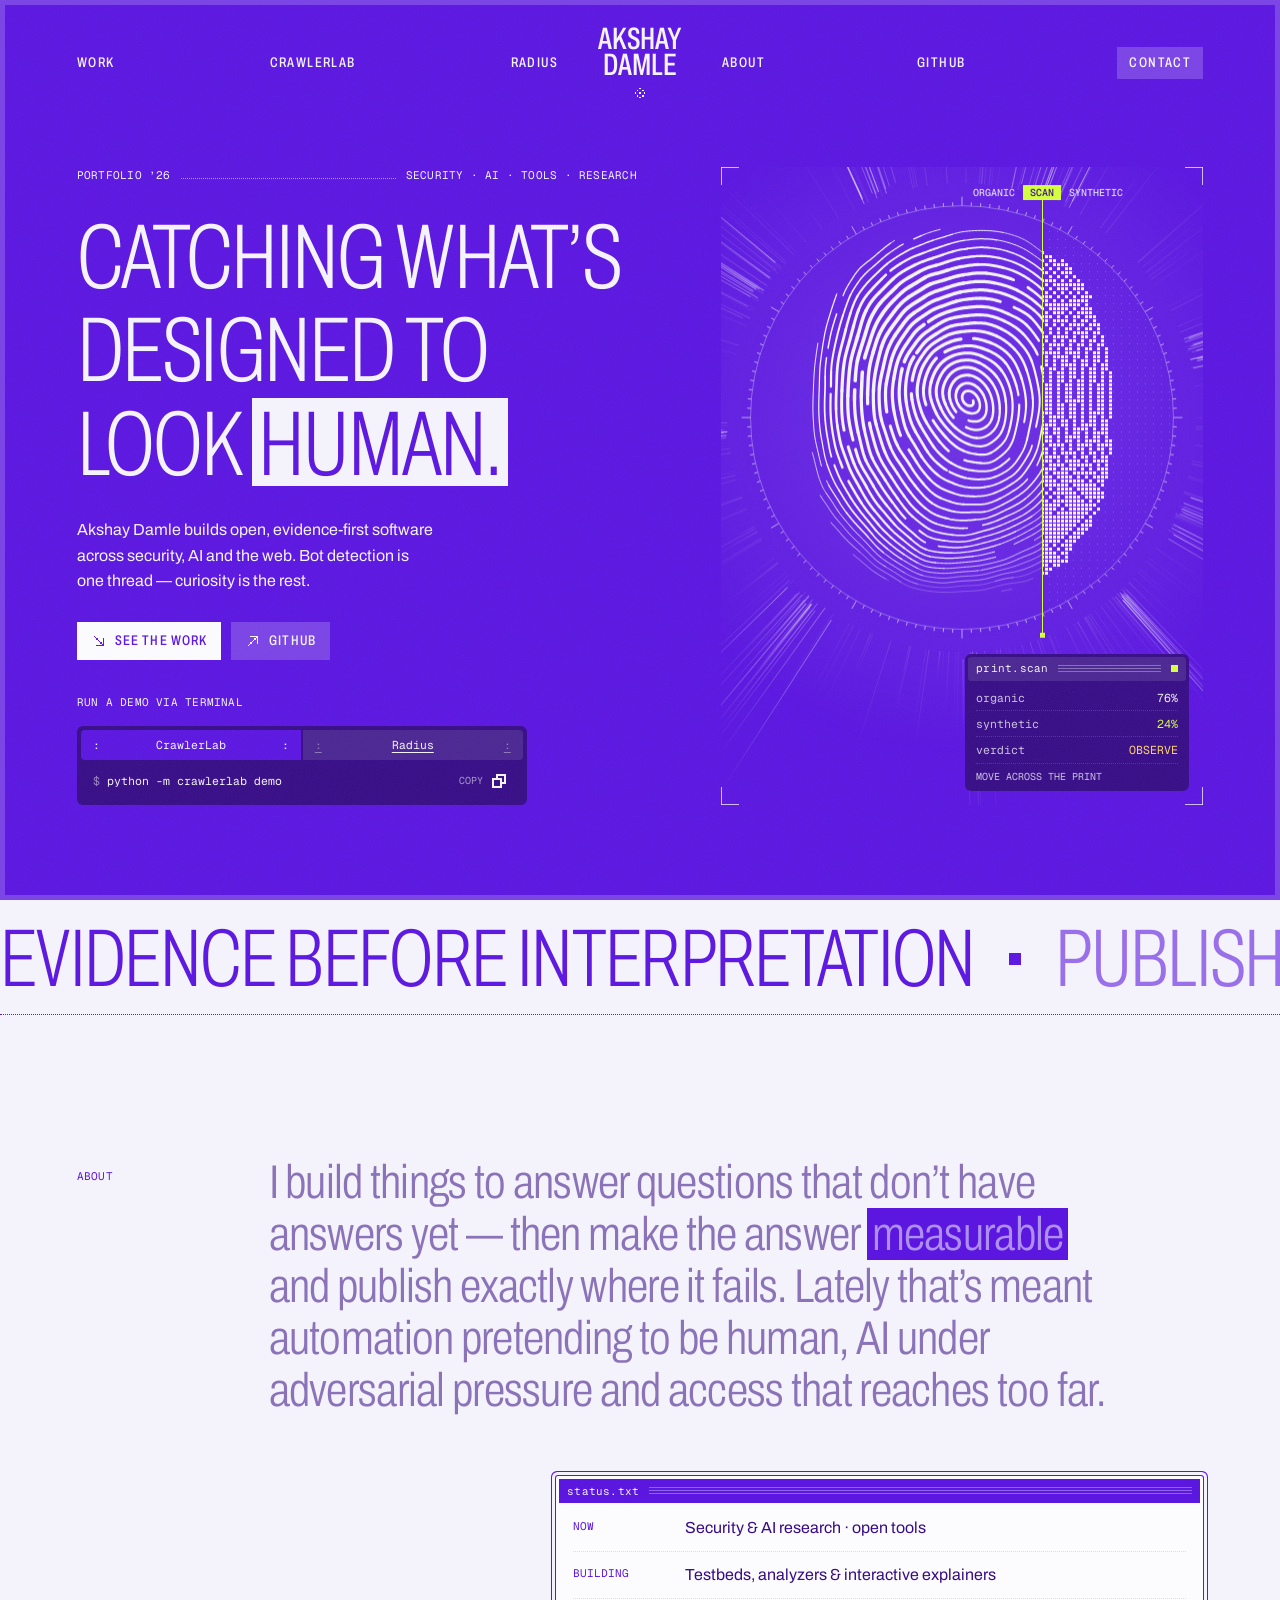
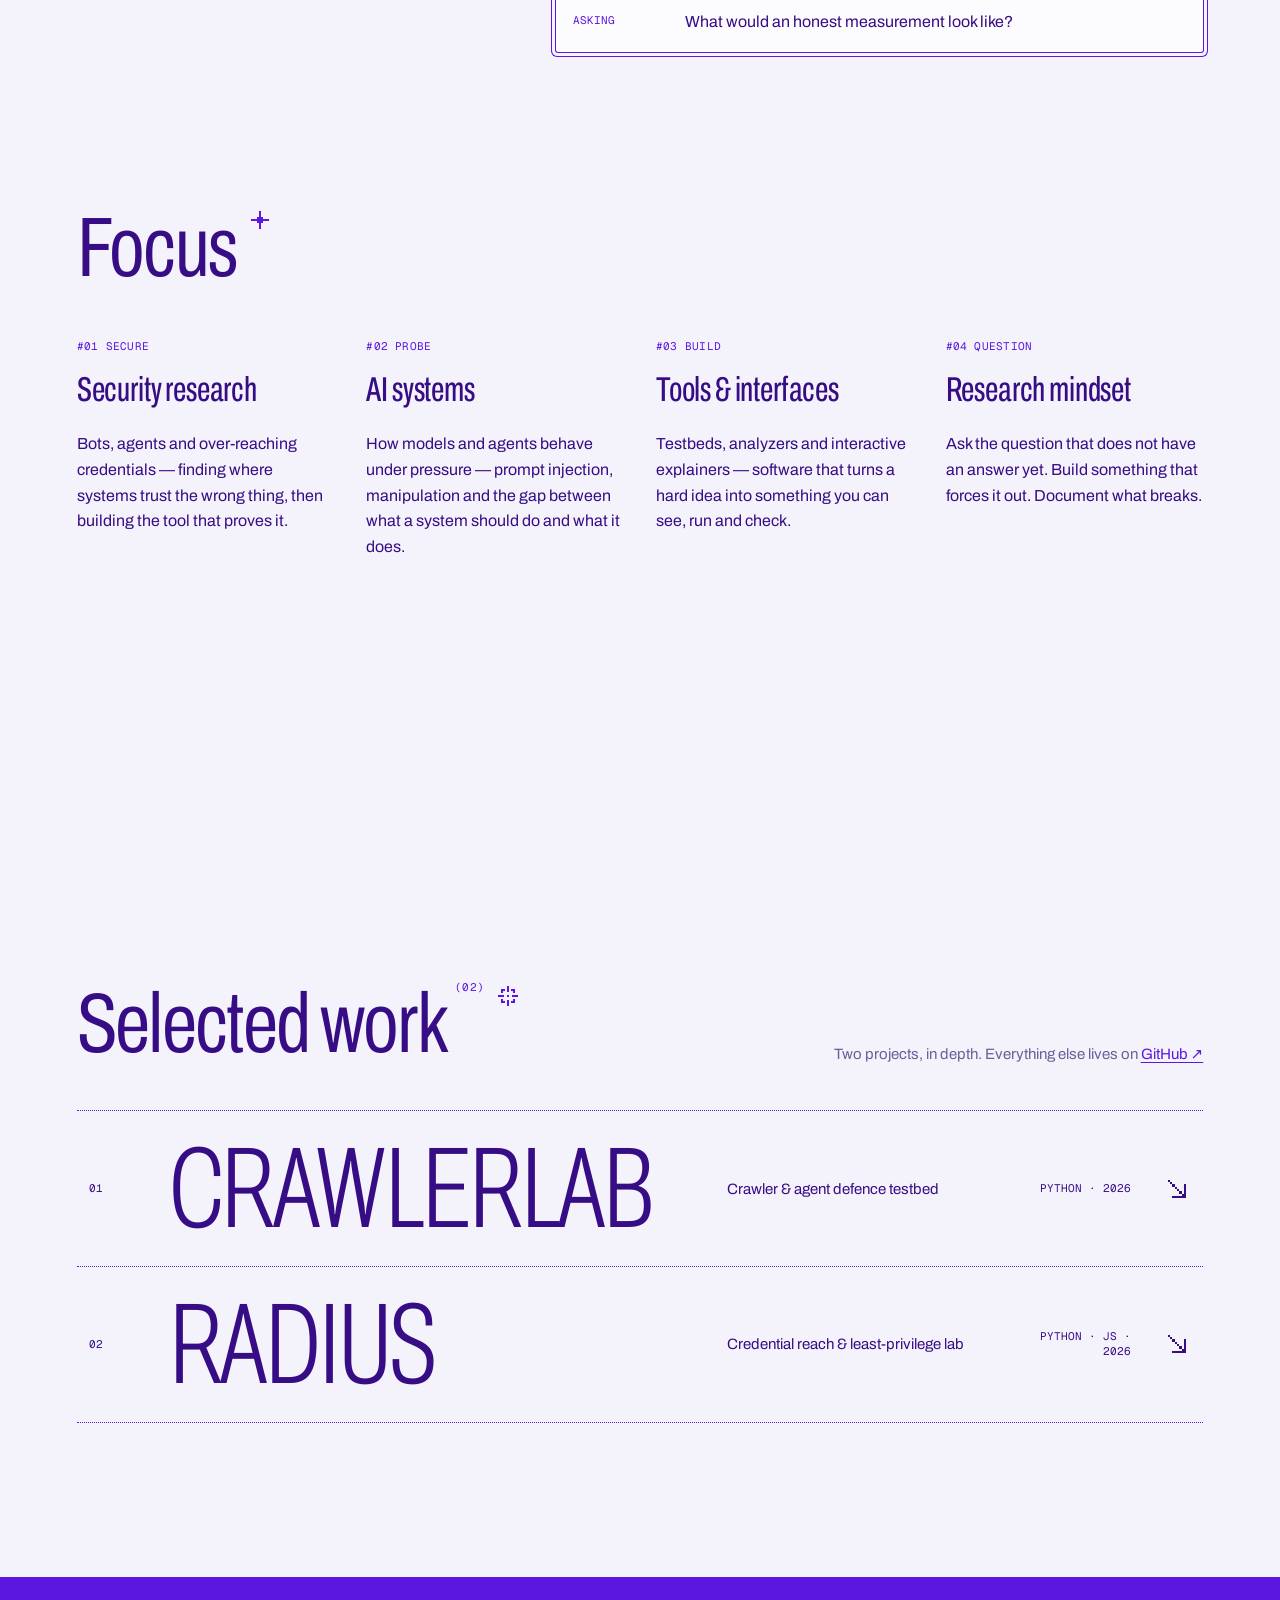
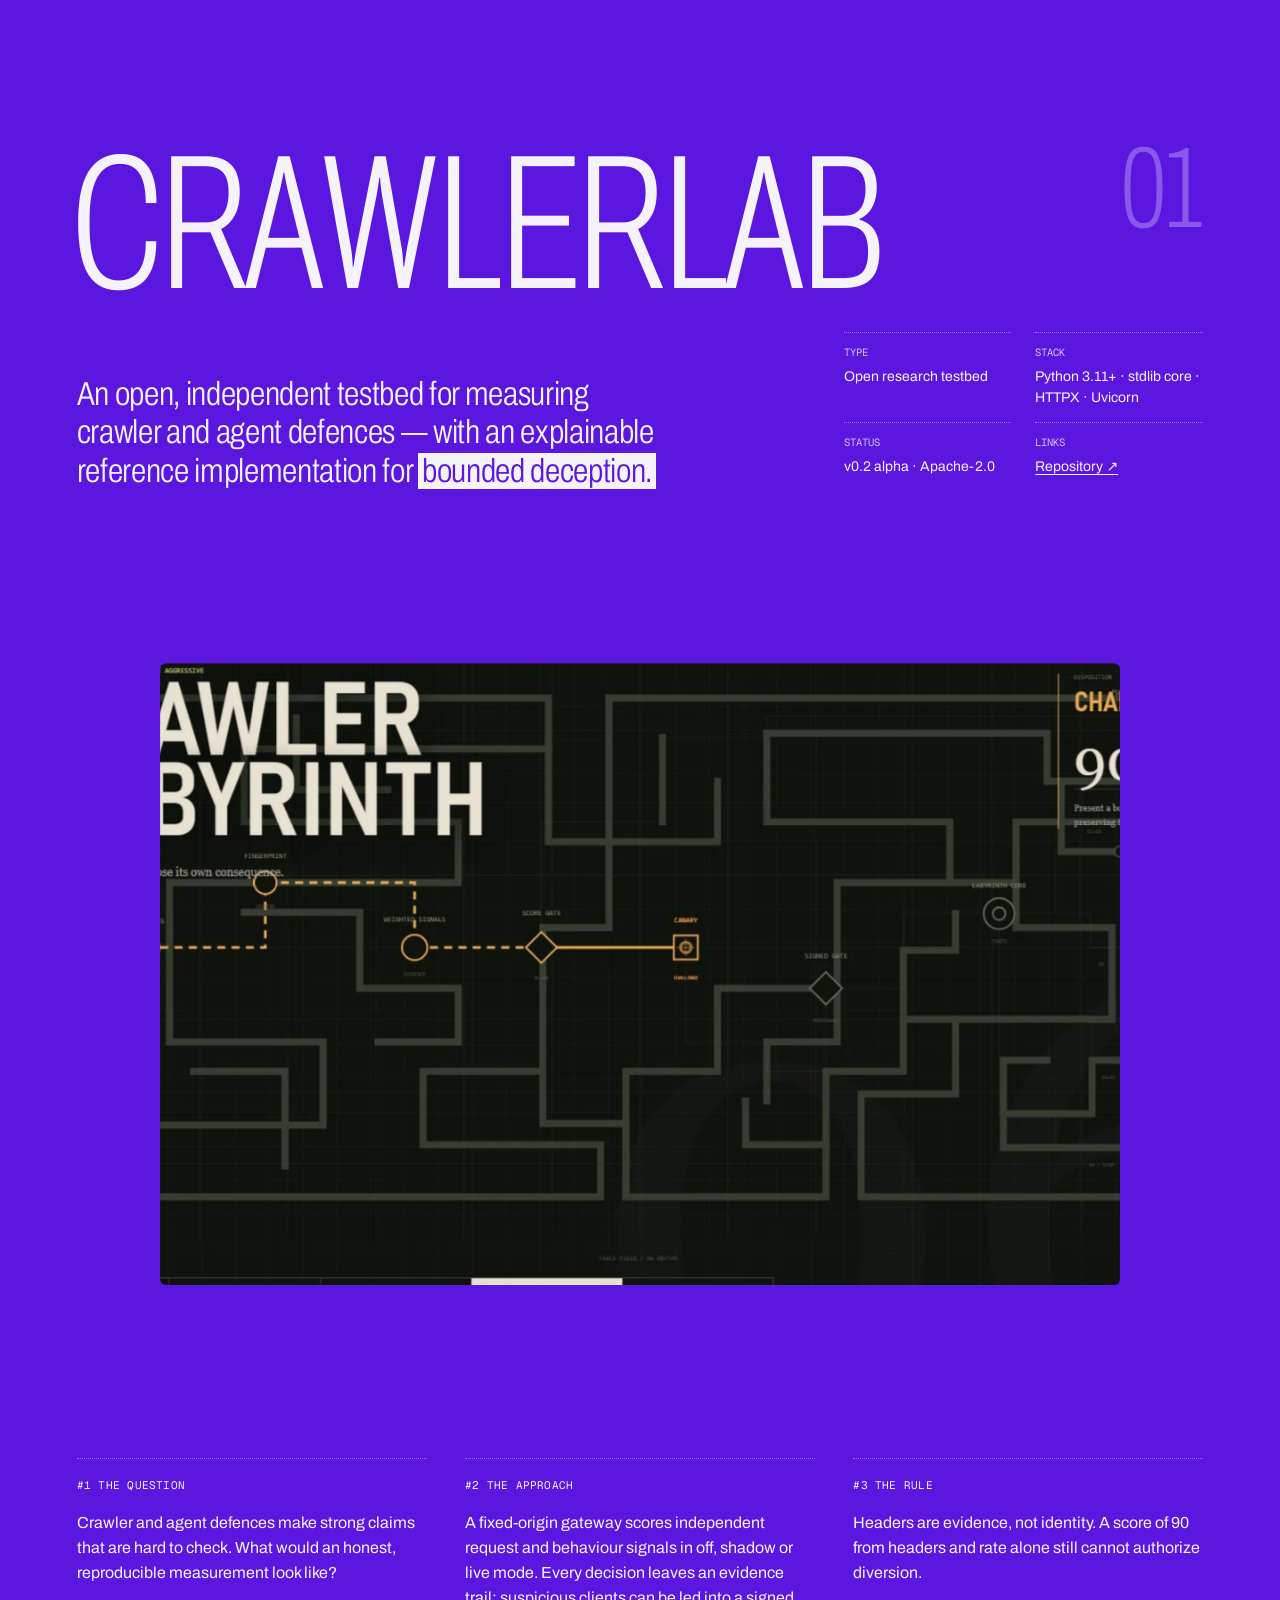
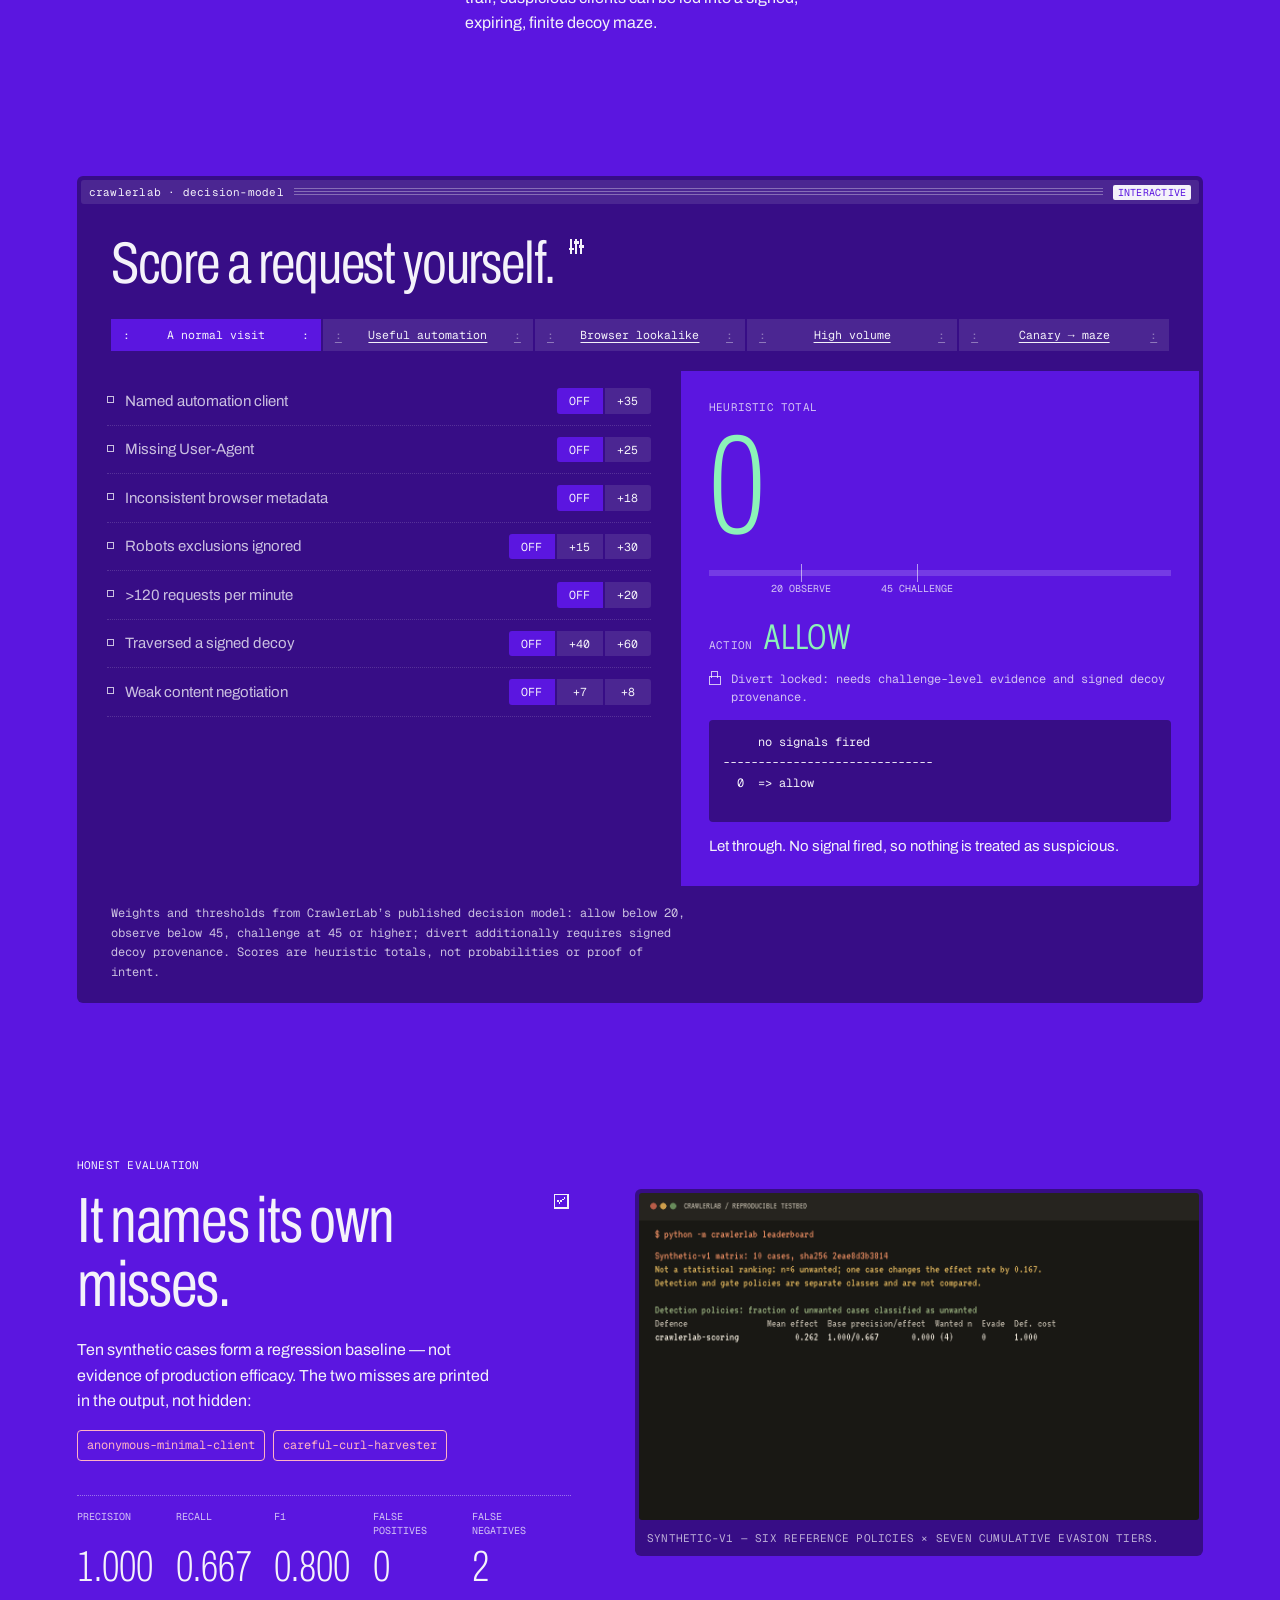
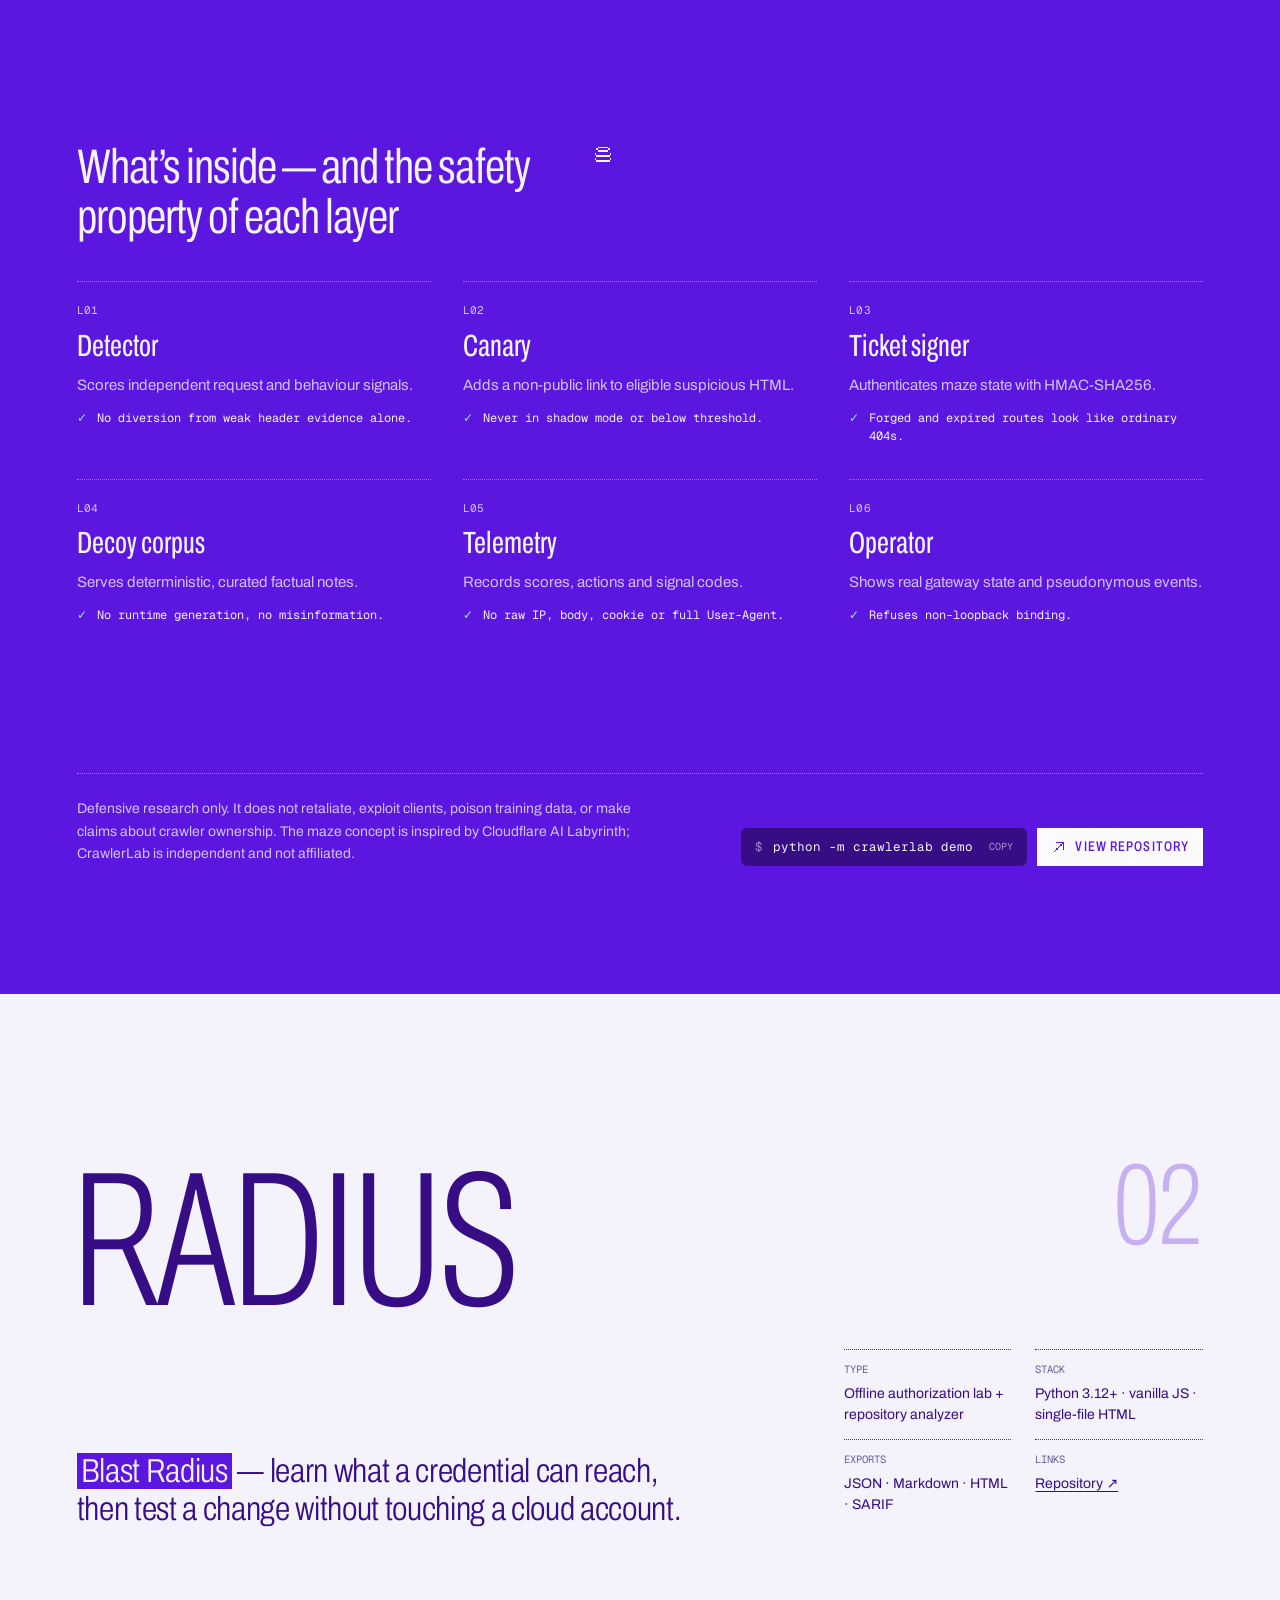
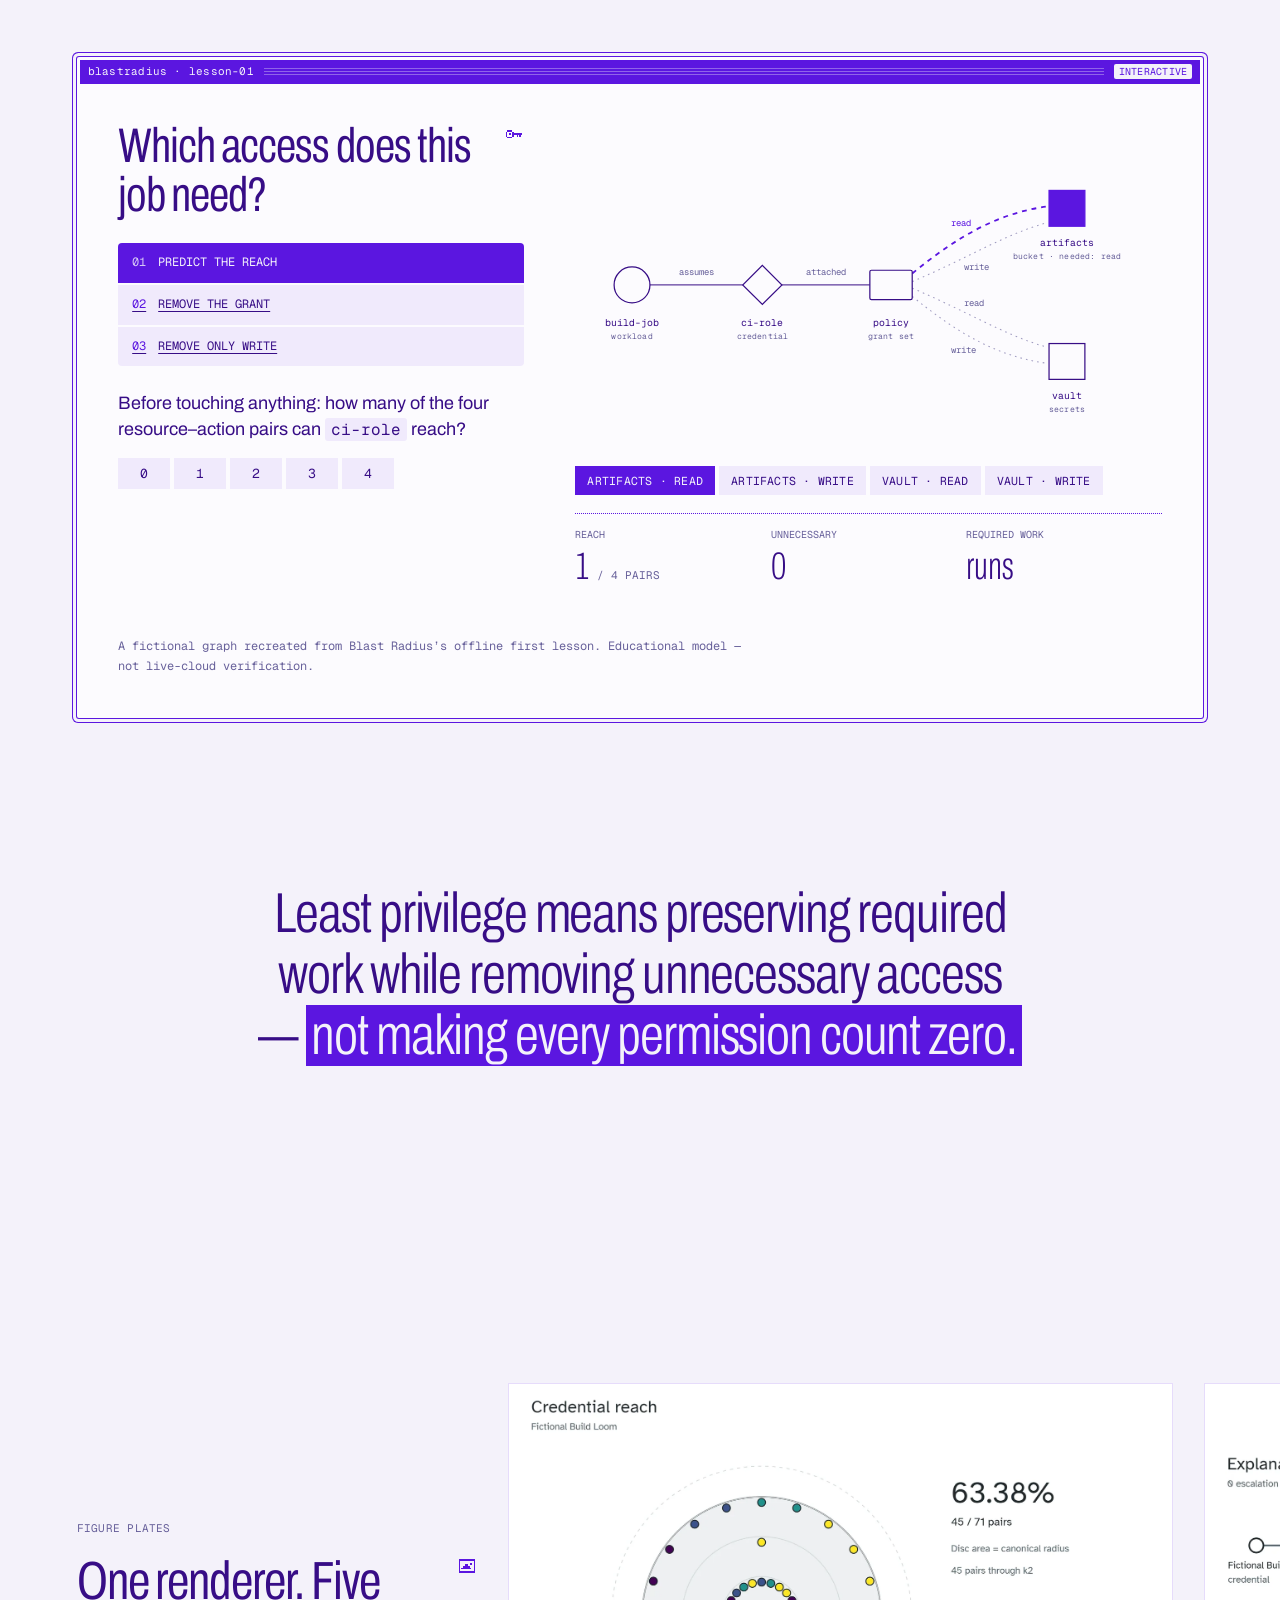
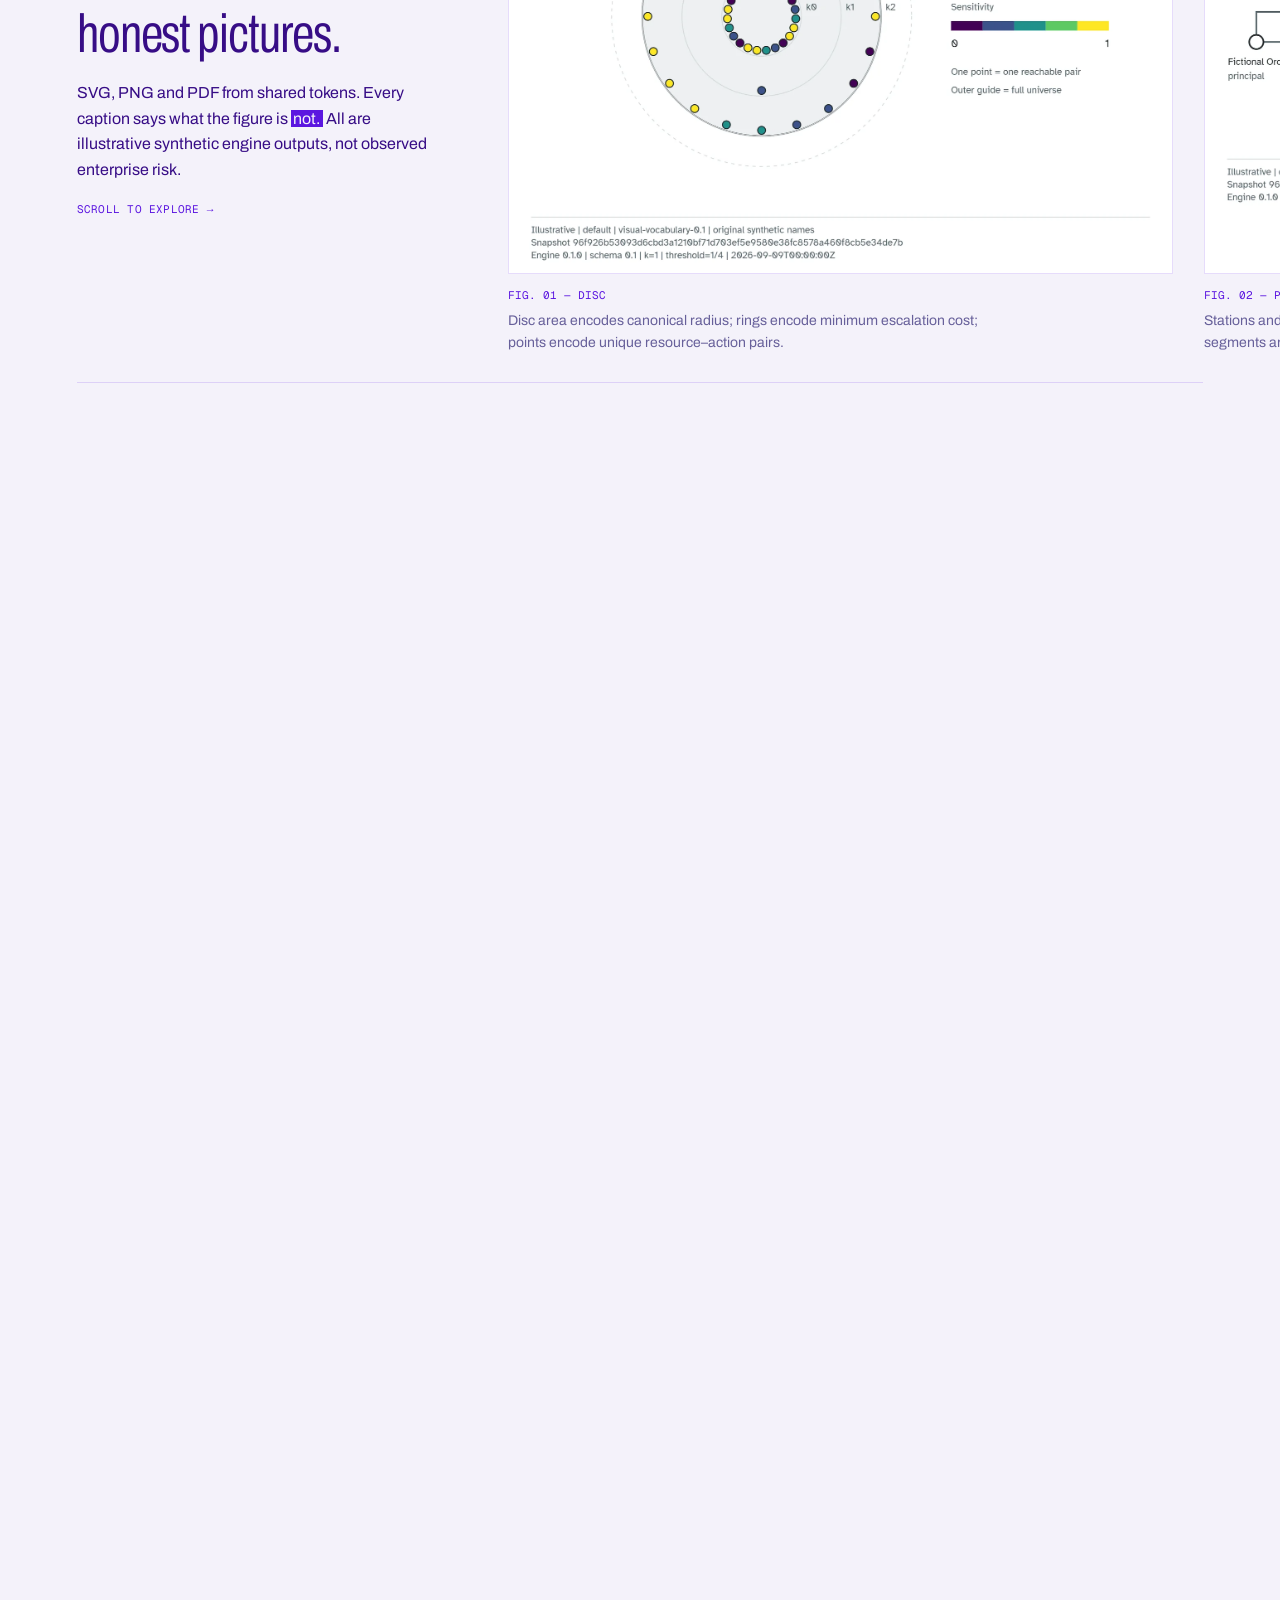
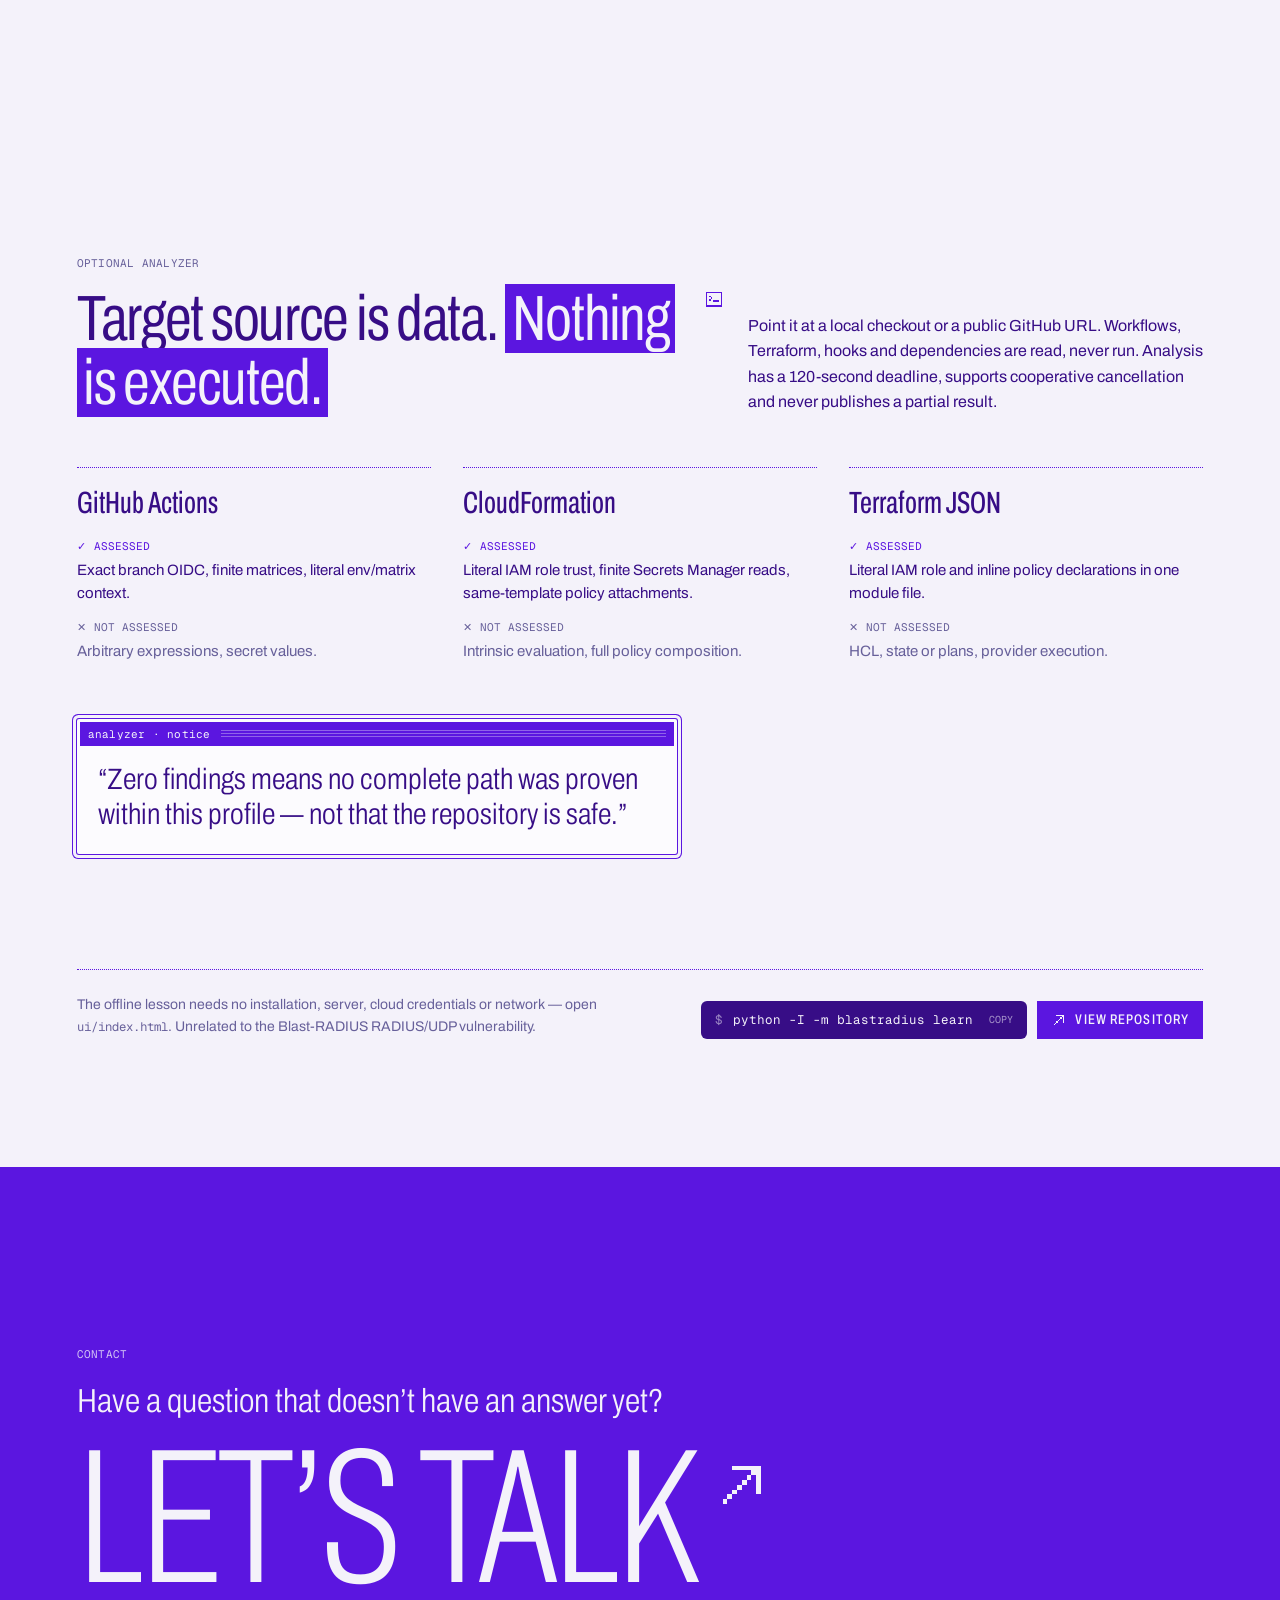
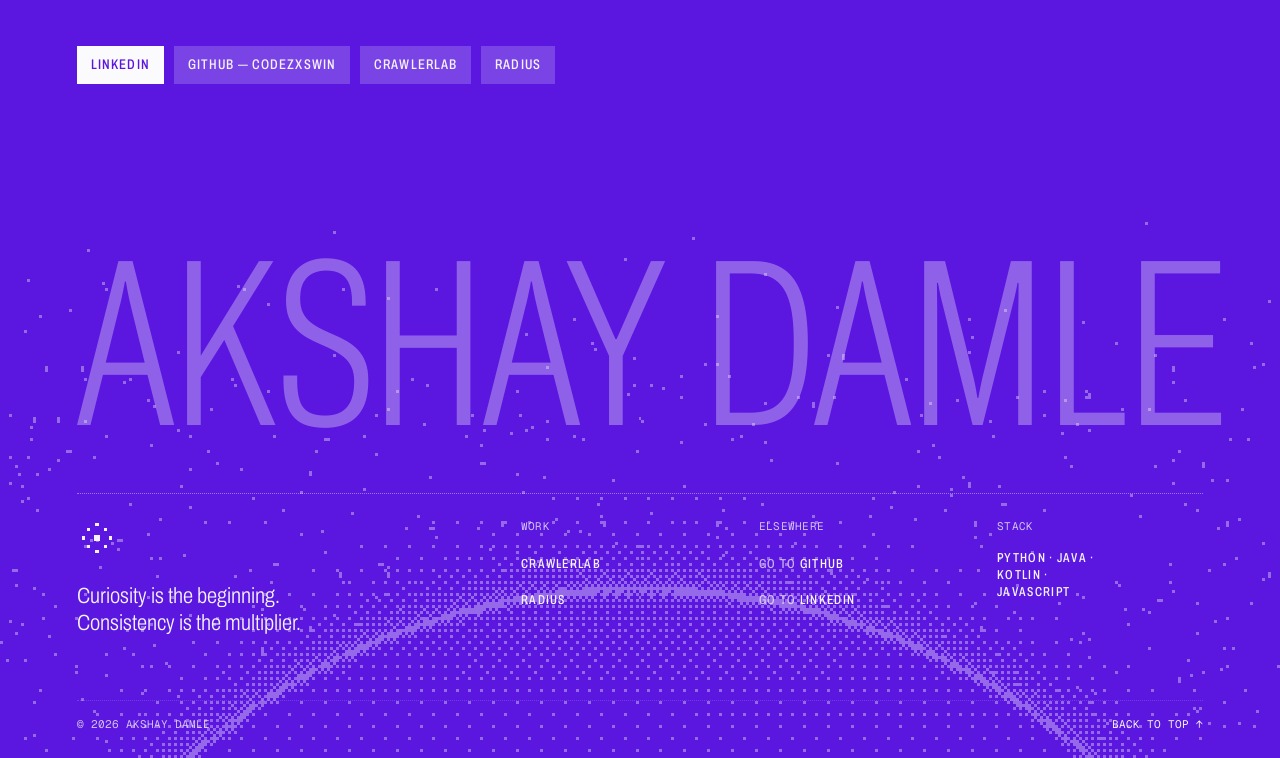
<file: index.html>
<!doctype html>
<html lang="en">
<head>
  <meta charset="utf-8">
  <meta name="viewport" content="width=device-width, initial-scale=1">
  <title>Akshay Damle — Security, AI &amp; open tools</title>
  <meta name="description" content="Akshay Damle builds open, evidence-first software across security, AI and the web — testbeds, analyzers and interactive explainers. Featured: CrawlerLab and Blast Radius.">
  <meta name="theme-color" content="#5b16e0">
  <meta property="og:type" content="website">
  <meta property="og:title" content="Akshay Damle — Catching what's designed to look human">
  <meta property="og:description" content="Open, evidence-first software across security, AI and the web.">
  <meta property="og:image" content="assets/img/crawlerlab-labyrinth.webp">
  <link rel="icon" href="data:image/svg+xml,%3Csvg xmlns='http://www.w3.org/2000/svg' viewBox='0 0 24 24'%3E%3Crect width='24' height='24' fill='%235b16e0'/%3E%3Cpath fill='%23d4ff3d' d='M11 3h2v2h-2zM11 19h2v2h-2zM3 11h2v2H3zM19 11h2v2h-2zM6 6h2v2H6zM16 6h2v2h-2zM6 16h2v2H6zM16 16h2v2h-2zM10 10h4v4h-4z'/%3E%3C/svg%3E">
  <link rel="stylesheet" href="assets/css/fonts.css">
  <link rel="stylesheet" href="assets/css/style.css?v=20261013">
  <script>
    document.documentElement.classList.add('js');
    (function () {
      var p = new URLSearchParams(location.search).get('palette');
      if (p && /^[a-z]+$/.test(p)) document.documentElement.setAttribute('data-palette', p);
    })();
    setTimeout(function () { if (!window.__booted) document.documentElement.classList.add('no-motion'); }, 2500);
  </script>
  <script defer src="assets/vendor/gsap.min.js"></script>
  <script defer src="assets/vendor/ScrollTrigger.min.js"></script>
  <script defer src="assets/vendor/lenis.min.js"></script>
  <script defer src="assets/js/print.js?v=20261002"></script>
  <script defer src="assets/js/dither.js?v=20261002"></script>
  <script defer src="assets/js/labs.js?v=20261013"></script>
  <script defer src="assets/js/main.js?v=20261013"></script>
</head>
<body>
  <a class="skip" href="#work">Skip to work</a>

  <!-- Pixel icon set (24 × 24 grid, 2-unit pixels) -->
  <svg class="sprite" aria-hidden="true" focusable="false">
    <symbol id="px-mark" viewBox="0 0 24 24"><path d="M11 3h2v2h-2zM11 19h2v2h-2zM3 11h2v2H3zM19 11h2v2h-2zM6 6h2v2H6zM16 6h2v2h-2zM6 16h2v2H6zM16 16h2v2h-2zM10 10h4v4h-4z"/></symbol>
    <symbol id="px-spark" viewBox="0 0 24 24"><path d="M11 3h2v4h-2zM11 17h2v4h-2zM3 11h4v2H3zM17 11h4v2h-4zM11 7h2v10h-2zM7 11h10v2H7zM9 9h2v2H9zM13 9h2v2h-2zM9 13h2v2H9zM13 13h2v2h-2z"/></symbol>
    <symbol id="px-target" viewBox="0 0 24 24"><path d="M11 2h2v6h-2zM11 16h2v6h-2zM2 11h6v2H2zM16 11h6v2h-6zM11 11h2v2h-2zM5 5h4v2H5zM5 7h2v2H5zM15 5h4v2h-4zM17 7h2v2h-2zM5 17h4v2H5zM5 15h2v2H5zM15 17h4v2h-4zM17 15h2v2h-2z"/></symbol>
    <symbol id="px-sliders" viewBox="0 0 24 24"><path d="M5 3h2v18H5zM11 3h2v18h-2zM17 3h2v18h-2zM3 14h6v3H3zM9 6h6v3H9zM15 11h6v3h-6z"/></symbol>
    <symbol id="px-check" viewBox="0 0 24 24"><path d="M3 3h18v2H3zM3 19h18v2H3zM3 5h2v14H3zM19 5h2v14h-2zM7 11h2v2H7zM9 13h2v2H9zM11 11h2v2h-2zM13 9h2v2h-2zM15 7h2v2h-2z"/></symbol>
    <symbol id="px-layers" viewBox="0 0 24 24"><path d="M6 3h12v2H6zM4 5h2v2H4zM18 5h2v2h-2zM6 7h12v2H6zM2 11h2v2H2zM20 11h2v2h-2zM4 13h16v2H4zM2 17h2v2H2zM20 17h2v2h-2zM4 19h16v2H4z"/></symbol>
    <symbol id="px-key" viewBox="0 0 24 24"><path d="M4 7h6v2H4zM2 9h2v6H2zM10 9h2v6h-2zM4 15h6v2H4zM6 11h2v2H6zM12 11h10v2H12zM18 13h2v3h-2zM15 13h2v2h-2z"/></symbol>
    <symbol id="px-frame" viewBox="0 0 24 24"><path d="M2 4h20v2H2zM2 18h20v2H2zM2 6h2v12H2zM20 6h2v12h-2zM15 8h3v3h-3zM5 14h12v2H5zM7 12h8v2H7zM9 10h4v2H9z"/></symbol>
    <symbol id="px-term" viewBox="0 0 24 24"><path d="M2 3h20v2H2zM2 19h20v2H2zM2 5h2v14H2zM20 5h2v14h-2zM6 8h2v2H6zM8 10h2v2H8zM6 12h2v2H6zM11 13h7v2h-7z"/></symbol>
    <symbol id="px-arrow" viewBox="0 0 24 24"><path d="M8 4h12v2H8zM18 6h2v10h-2zM16 6h2v2h-2zM14 8h2v2h-2zM12 10h2v2h-2zM10 12h2v2h-2zM8 14h2v2H8zM6 16h2v2H6zM4 18h2v2H4z"/></symbol>
    <symbol id="px-arrow-down" viewBox="0 0 24 24"><path d="M8 18h12v2H8zM18 8h2v10h-2zM16 16h2v2h-2zM14 14h2v2h-2zM12 12h2v2h-2zM10 10h2v2h-2zM8 8h2v2H8zM6 6h2v2H6zM4 4h2v2H4z"/></symbol>
    <symbol id="px-copy" viewBox="0 0 24 24"><path d="M8 2h14v2H8zM20 4h2v12h-2zM16 14h4v2h-4zM8 4h2v4H8zM2 8h14v2H2zM2 20h14v2H2zM2 10h2v10H2zM14 10h2v10h-2z"/></symbol>
  </svg>

  <div class="frame" aria-hidden="true"></div>
  <div class="grain" aria-hidden="true"></div>
  <div class="cursor" aria-hidden="true"><span class="cursor__label"></span></div>
  <figure class="preview" aria-hidden="true"><img alt="" src="assets/img/crawlerlab-labyrinth.webp" loading="lazy" decoding="async"></figure>

  <header class="nav" data-nav>
    <nav class="nav__side" aria-label="Projects">
      <a href="#work">Work</a>
      <a href="#crawlerlab">CrawlerLab</a>
      <a href="#radius">Radius</a>
    </nav>
    <a class="nav__brand" href="#top" aria-label="Akshay Damle, back to top">
      <svg class="nav__mark" aria-hidden="true" focusable="false"><use href="#px-mark"/></svg>
      <span class="nav__name"><span>Akshay</span> <span>Damle</span></span>
    </a>
    <div class="nav__side nav__side--end">
      <a href="#manifesto">About</a>
      <a class="nav__ext" href="https://github.com/codezxsWIN" target="_blank" rel="noopener noreferrer">GitHub</a>
      <a class="btn btn--nav" href="#contact">Contact</a>
    </div>
  </header>

  <main id="top">
    <!-- HERO -->
    <section class="hero t-primary" aria-labelledby="hero-title">
      <div class="wrap hero__grid">
        <div class="hero__copy">
          <p class="label kicker" data-hero-fade><span>Portfolio ’26</span><i aria-hidden="true"></i><span>Security · AI · Tools · Research</span></p>
          <h1 class="hero__title" id="hero-title">
            <span class="line"><span>Catching what’s</span></span>
            <span class="line"><span>designed to</span></span>
            <span class="line"><span>look <em>human.</em></span></span>
          </h1>
          <p class="hero__intro" data-hero-fade>Akshay Damle builds open, evidence-first software across security, AI and the web. Bot detection is one thread — curiosity is the rest.</p>
          <div class="hero__actions" data-hero-fade>
            <a class="btn" href="#work"><svg class="px" aria-hidden="true" focusable="false"><use href="#px-arrow-down"/></svg>See the work</a>
            <a class="btn btn--alt" href="https://github.com/codezxsWIN" target="_blank" rel="noopener noreferrer"><svg class="px" aria-hidden="true" focusable="false"><use href="#px-arrow"/></svg>GitHub</a>
          </div>
          <div class="install" data-hero-fade>
            <p class="label" id="try-label">Run a demo via terminal</p>
            <div class="term" data-tabs>
              <div class="term__tabs" role="tablist" aria-labelledby="try-label">
                <button type="button" role="tab" id="tab-cl" aria-controls="panel-cl" aria-selected="true"><span aria-hidden="true">:</span>CrawlerLab<span aria-hidden="true">:</span></button>
                <button type="button" role="tab" id="tab-br" aria-controls="panel-br" aria-selected="false" tabindex="-1"><span aria-hidden="true">:</span>Radius<span aria-hidden="true">:</span></button>
              </div>
              <div class="term__panel" role="tabpanel" id="panel-cl" aria-labelledby="tab-cl">
                <code>python -m crawlerlab demo</code>
                <button class="term__copy" type="button" data-copy="python -m crawlerlab demo" aria-label="Copy command: python -m crawlerlab demo"><span class="term__state" data-copy-state aria-live="polite">copy</span><svg class="px" aria-hidden="true" focusable="false"><use href="#px-copy"/></svg></button>
              </div>
              <div class="term__panel" role="tabpanel" id="panel-br" aria-labelledby="tab-br" hidden>
                <code>python -I -m blastradius learn</code>
                <button class="term__copy" type="button" data-copy="python -I -m blastradius learn" aria-label="Copy command: python -I -m blastradius learn"><span class="term__state" data-copy-state aria-live="polite">copy</span><svg class="px" aria-hidden="true" focusable="false"><use href="#px-copy"/></svg></button>
              </div>
            </div>
          </div>
        </div>

        <figure class="hero__art" data-hero-fade>
          <canvas class="hero__print" data-print aria-hidden="true"></canvas>
          <aside class="win win--readout" data-keep-clear aria-label="Print scan readout">
            <p class="win__bar"><span>print.scan</span><i aria-hidden="true"></i><span class="pulse" aria-hidden="true"></span></p>
            <dl class="readout">
              <div><dt>organic</dt><dd data-organic>50%</dd></div>
              <div><dt>synthetic</dt><dd data-synthetic>50%</dd></div>
              <div><dt>verdict</dt><dd data-verdict data-state="challenge">challenge</dd></div>
            </dl>
            <p class="readout__hint"><span class="hint--fine">Move across the print</span><span class="hint--touch">Tap across the print</span></p>
          </aside>
          <figcaption class="sr-only">An engraved fingerprint inside a burst of light. Past a moving scan line the same print turns into a dot-matrix imitation — designed to look human.</figcaption>
        </figure>
      </div>
    </section>

    <!-- MANIFESTO -->
    <section class="manifesto t-paper" id="manifesto" aria-label="Principles">
      <div class="marquee" aria-hidden="true">
        <div class="marquee__track">
          <span>Evidence before interpretation</span><i></i><span class="o">Publish the misses</span><i></i><span>Curiosity, then consistency</span><i></i><span class="o">Least privilege ≠ zero privilege</span><i></i>
          <span>Evidence before interpretation</span><i></i><span class="o">Publish the misses</span><i></i><span>Curiosity, then consistency</span><i></i><span class="o">Least privilege ≠ zero privilege</span><i></i>
        </div>
      </div>

      <div class="wrap">
        <div class="about">
          <p class="label about__label">About</p>
          <p class="about__text" data-words>I build things to answer questions that don’t have answers yet — then make the answer <em>measurable</em> and publish exactly where it fails. Lately that’s meant automation pretending to be human, AI under adversarial pressure and access that reaches too far.</p>
          <div class="win win--status" data-reveal>
            <p class="win__bar"><span>status.txt</span><i aria-hidden="true"></i></p>
            <dl class="status" aria-label="Current status">
              <div><dt>Now</dt><dd>Security &amp; AI research · open tools</dd></div>
              <div><dt>Building</dt><dd>Testbeds, analyzers &amp; interactive explainers</dd></div>
              <div><dt>Asking</dt><dd>What would an honest measurement look like?</dd></div>
            </dl>
          </div>
        </div>

        <div class="sect-head">
          <h2 class="h2" id="focus-title">Focus</h2>
          <svg class="px sect-head__icon" aria-hidden="true" focusable="false"><use href="#px-spark"/></svg>
        </div>
        <ol class="focus" aria-labelledby="focus-title">
          <li data-reveal>
            <div class="focus__head"><span class="focus__n label">#01 Secure</span><h3>Security research</h3></div>
            <p>Bots, agents and over-reaching credentials — finding where systems trust the wrong thing, then building the tool that proves it.</p>
            <figure class="focus__art"><canvas data-dither="fingerprint" aria-hidden="true"></canvas></figure>
          </li>
          <li data-reveal>
            <div class="focus__head"><span class="focus__n label">#02 Probe</span><h3>AI systems</h3></div>
            <p>How models and agents behave under pressure — prompt injection, manipulation and the gap between what a system should do and what it does.</p>
            <figure class="focus__art"><canvas data-dither="orb" aria-hidden="true"></canvas></figure>
          </li>
          <li data-reveal>
            <div class="focus__head"><span class="focus__n label">#03 Build</span><h3>Tools &amp; interfaces</h3></div>
            <p>Testbeds, analyzers and interactive explainers — software that turns a hard idea into something you can see, run and check.</p>
            <figure class="focus__art"><canvas data-dither="waves" aria-hidden="true"></canvas></figure>
          </li>
          <li data-reveal>
            <div class="focus__head"><span class="focus__n label">#04 Question</span><h3>Research mindset</h3></div>
            <p>Ask the question that does not have an answer yet. Build something that forces it out. Document what breaks.</p>
            <figure class="focus__art"><canvas data-dither="tunnel" aria-hidden="true"></canvas></figure>
          </li>
        </ol>
      </div>
    </section>

    <!-- WORK INDEX -->
    <section class="work t-paper" id="work" aria-labelledby="work-title">
      <div class="wrap">
        <div class="sect-head">
          <h2 class="h2" id="work-title">Selected work <span class="sect-head__count">(02)</span></h2>
          <svg class="px sect-head__icon" aria-hidden="true" focusable="false"><use href="#px-target"/></svg>
          <p class="work__note">Two projects, in depth. Everything else lives on <a class="link" href="https://github.com/codezxsWIN" target="_blank" rel="noopener noreferrer">GitHub ↗</a></p>
        </div>
        <ul class="index">
          <li>
            <a class="index__row" href="#crawlerlab" data-preview="assets/img/crawlerlab-labyrinth.webp" data-cursor="Open">
              <span class="index__n">01</span>
              <span class="index__name">CrawlerLab</span>
              <span class="index__desc">Crawler &amp; agent defence testbed</span>
              <span class="index__meta">Python · 2026</span>
              <span class="index__arrow" aria-hidden="true"><svg class="px" focusable="false"><use href="#px-arrow-down"/></svg></span>
            </a>
          </li>
          <li>
            <a class="index__row" href="#radius" data-preview="assets/img/radius-disc.webp" data-cursor="Open">
              <span class="index__n">02</span>
              <span class="index__name">Radius</span>
              <span class="index__desc">Credential reach &amp; least-privilege lab</span>
              <span class="index__meta">Python · JS · 2026</span>
              <span class="index__arrow" aria-hidden="true"><svg class="px" focusable="false"><use href="#px-arrow-down"/></svg></span>
            </a>
          </li>
        </ul>
      </div>
    </section>

    <!-- CASE 01 — CRAWLERLAB -->
    <article class="case case--crawler t-primary" id="crawlerlab" aria-labelledby="cl-title">
      <div class="wrap">
        <header class="case__head">
          <span class="case__num" aria-hidden="true" data-n="01"></span>
          <h2 class="case__title" id="cl-title" data-morph>CrawlerLab</h2>
          <p class="case__tagline" data-reveal>An open, independent testbed for measuring crawler and agent defences — with an explainable reference implementation for <em>bounded deception.</em></p>
          <dl class="case__meta" data-reveal>
            <div><dt>Type</dt><dd>Open research testbed</dd></div>
            <div><dt>Stack</dt><dd>Python 3.11+ · stdlib core · HTTPX · Uvicorn</dd></div>
            <div><dt>Status</dt><dd>v0.2 alpha · Apache-2.0</dd></div>
            <div><dt>Links</dt><dd><a class="link" href="https://github.com/codezxsWIN/crawlerlab" target="_blank" rel="noopener noreferrer">Repository ↗</a></dd></div>
          </dl>
        </header>

        <figure class="shot" data-clip>
          <div class="shot__bar" aria-hidden="true"><i></i><i></i><i></i><span>127.0.0.1:8787 — Living Labyrinth operator</span></div>
          <div class="shot__img"><img src="assets/img/crawlerlab-labyrinth.webp" width="1440" height="900" loading="lazy" decoding="async" alt="CrawlerLab Living Labyrinth: an aggressive request travels through the maze to a 90-point challenge and a locked provenance gate."></div>
          <figcaption class="label">The Living Labyrinth — one request traced from gateway to a locked provenance gate.</figcaption>
        </figure>

        <div class="story">
          <div class="story__item" data-reveal><h3 class="label">#1 The question</h3><p>Crawler and agent defences make strong claims that are hard to check. What would an honest, reproducible measurement look like?</p></div>
          <div class="story__item" data-reveal><h3 class="label">#2 The approach</h3><p>A fixed-origin gateway scores independent request and behaviour signals in off, shadow or live mode. Every decision leaves an evidence trail; suspicious clients can be led into a signed, expiring, finite decoy maze.</p></div>
          <div class="story__item" data-reveal><h3 class="label">#3 The rule</h3><p>Headers are evidence, not identity. A score of 90 from headers and rate alone still cannot authorize diversion.</p></div>
        </div>

        <!-- Decision model simulator -->
        <section class="sim" data-sim aria-labelledby="sim-title">
          <p class="win__bar"><span>crawlerlab · decision-model</span><i aria-hidden="true"></i><span class="win__tag">Interactive</span></p>
          <div class="sim__head">
            <div class="sect-head sect-head--sm">
              <h3 class="sim__title" id="sim-title">Score a request yourself.</h3>
              <svg class="px sect-head__icon" aria-hidden="true" focusable="false"><use href="#px-sliders"/></svg>
            </div>
            <div class="sim__presets" role="group" aria-label="Lesson scenarios">
              <button type="button" data-preset="normal" aria-pressed="true"><span aria-hidden="true">:</span>A normal visit<span aria-hidden="true">:</span></button>
              <button type="button" data-preset="useful" aria-pressed="false"><span aria-hidden="true">:</span>Useful automation<span aria-hidden="true">:</span></button>
              <button type="button" data-preset="lookalike" aria-pressed="false"><span aria-hidden="true">:</span>Browser lookalike<span aria-hidden="true">:</span></button>
              <button type="button" data-preset="volume" aria-pressed="false"><span aria-hidden="true">:</span>High volume<span aria-hidden="true">:</span></button>
              <button type="button" data-preset="maze" aria-pressed="false"><span aria-hidden="true">:</span>Canary → maze<span aria-hidden="true">:</span></button>
            </div>
          </div>

          <div class="sim__grid">
            <div class="sim__signals" role="group" aria-label="Request and behaviour signals">
              <div class="sig" data-signal="client"><span class="sig__name">Named automation client</span><span class="sig__levels"><button type="button" data-level="0">off</button><button type="button" data-level="35">+35</button></span></div>
              <div class="sig" data-signal="noua"><span class="sig__name">Missing User-Agent</span><span class="sig__levels"><button type="button" data-level="0">off</button><button type="button" data-level="25">+25</button></span></div>
              <div class="sig" data-signal="meta"><span class="sig__name">Inconsistent browser metadata</span><span class="sig__levels"><button type="button" data-level="0">off</button><button type="button" data-level="18">+18</button></span></div>
              <div class="sig" data-signal="robots"><span class="sig__name">Robots exclusions ignored</span><span class="sig__levels"><button type="button" data-level="0">off</button><button type="button" data-level="15">+15</button><button type="button" data-level="30">+30</button></span></div>
              <div class="sig" data-signal="rate"><span class="sig__name">&gt;120 requests per minute</span><span class="sig__levels"><button type="button" data-level="0">off</button><button type="button" data-level="20">+20</button></span></div>
              <div class="sig" data-signal="decoy"><span class="sig__name">Traversed a signed decoy</span><span class="sig__levels"><button type="button" data-level="0">off</button><button type="button" data-level="40">+40</button><button type="button" data-level="60">+60</button></span></div>
              <div class="sig" data-signal="neg"><span class="sig__name">Weak content negotiation</span><span class="sig__levels"><button type="button" data-level="0">off</button><button type="button" data-level="7">+7</button><button type="button" data-level="8">+8</button></span></div>
            </div>

            <div class="sim__out" data-action-state="allow">
              <p class="label">Heuristic total</p>
              <p class="sim__score" data-score>0</p>
              <div class="meter" aria-hidden="true">
                <div class="meter__fill" data-meter></div>
                <span class="meter__mark" style="--at:20%">20 observe</span>
                <span class="meter__mark" style="--at:45%">45 challenge</span>
              </div>
              <p class="sim__action"><span class="label">Action</span> <strong data-action>allow</strong></p>
              <p class="sim__gate" data-gate>Divert locked — needs challenge-level evidence and signed decoy provenance.</p>
              <pre class="sim__trail" data-trail></pre>
              <p class="sim__note" data-note aria-live="polite">Let through. No signal fired.</p>
            </div>
          </div>
          <p class="fine">Weights and thresholds from CrawlerLab’s published decision model: allow below 20, observe below 45, challenge at 45 or higher; divert additionally requires signed decoy provenance. Scores are heuristic totals, not probabilities or proof of intent.</p>
        </section>

        <!-- Honest evaluation -->
        <section class="eval" aria-labelledby="eval-title">
          <div class="eval__text">
            <p class="label">Honest evaluation</p>
            <div class="sect-head sect-head--sm">
              <h3 class="eval__title" id="eval-title" data-reveal>It names its own misses.</h3>
              <svg class="px sect-head__icon" aria-hidden="true" focusable="false"><use href="#px-check"/></svg>
            </div>
            <p data-reveal>Ten synthetic cases form a regression baseline — not evidence of production efficacy. The two misses are printed in the output, not hidden:</p>
            <p class="eval__miss" data-reveal><code>anonymous-minimal-client</code> <code>careful-curl-harvester</code></p>
            <dl class="stats" data-reveal>
              <div><dt>Precision</dt><dd data-count="1" data-decimals="3">1.000</dd></div>
              <div><dt>Recall</dt><dd data-count="0.667" data-decimals="3">0.667</dd></div>
              <div><dt>F1</dt><dd data-count="0.8" data-decimals="3">0.800</dd></div>
              <div><dt>False positives</dt><dd data-count="0">0</dd></div>
              <div><dt>False negatives</dt><dd data-count="2">2</dd></div>
            </dl>
          </div>
          <figure class="term-shot" data-reveal>
            <img src="assets/img/crawlerlab-matrix.gif" width="1200" height="700" loading="lazy" decoding="async" alt="Animated terminal showing the synthetic-v1 detection and gate matrices with sample-size caveats.">
            <figcaption class="label">synthetic-v1 — six reference policies × seven cumulative evasion tiers.</figcaption>
          </figure>
        </section>

        <!-- Layers -->
        <section class="layers" aria-labelledby="layers-title">
          <div class="sect-head sect-head--sm">
            <h3 class="layers__title" id="layers-title">What’s inside — and the safety property of each layer</h3>
            <svg class="px sect-head__icon" aria-hidden="true" focusable="false"><use href="#px-layers"/></svg>
          </div>
          <ul class="layers__grid">
            <li data-reveal><span class="label">L01</span><h4>Detector</h4><p>Scores independent request and behaviour signals.</p><p class="layers__safe">No diversion from weak header evidence alone.</p></li>
            <li data-reveal><span class="label">L02</span><h4>Canary</h4><p>Adds a non-public link to eligible suspicious HTML.</p><p class="layers__safe">Never in shadow mode or below threshold.</p></li>
            <li data-reveal><span class="label">L03</span><h4>Ticket signer</h4><p>Authenticates maze state with HMAC-SHA256.</p><p class="layers__safe">Forged and expired routes look like ordinary 404s.</p></li>
            <li data-reveal><span class="label">L04</span><h4>Decoy corpus</h4><p>Serves deterministic, curated factual notes.</p><p class="layers__safe">No runtime generation, no misinformation.</p></li>
            <li data-reveal><span class="label">L05</span><h4>Telemetry</h4><p>Records scores, actions and signal codes.</p><p class="layers__safe">No raw IP, body, cookie or full User-Agent.</p></li>
            <li data-reveal><span class="label">L06</span><h4>Operator</h4><p>Shows real gateway state and pseudonymous events.</p><p class="layers__safe">Refuses non-loopback binding.</p></li>
          </ul>
        </section>

        <footer class="case__foot">
          <p class="case__guard">Defensive research only. It does not retaliate, exploit clients, poison training data, or make claims about crawler ownership. The maze concept is inspired by Cloudflare AI Labyrinth; CrawlerLab is independent and not affiliated.</p>
          <div class="case__cta">
            <button class="cmd" type="button" data-copy="python -m crawlerlab demo"><span class="cmd__prompt" aria-hidden="true">$</span> python -m crawlerlab demo <span class="cmd__state" data-copy-state>copy</span></button>
            <a class="btn" href="https://github.com/codezxsWIN/crawlerlab" target="_blank" rel="noopener noreferrer" data-cursor="GitHub"><svg class="px" aria-hidden="true" focusable="false"><use href="#px-arrow"/></svg>View repository</a>
          </div>
        </footer>
      </div>
    </article>

    <!-- CASE 02 — RADIUS -->
    <article class="case case--radius t-paper" id="radius" aria-labelledby="br-title">
      <div class="wrap">
        <header class="case__head">
          <span class="case__num" aria-hidden="true" data-n="02"></span>
          <h2 class="case__title" id="br-title" data-morph>Radius</h2>
          <p class="case__tagline" data-reveal><em>Blast Radius</em> — learn what a credential can reach, then test a change without touching a cloud account.</p>
          <dl class="case__meta" data-reveal>
            <div><dt>Type</dt><dd>Offline authorization lab + repository analyzer</dd></div>
            <div><dt>Stack</dt><dd>Python 3.12+ · vanilla JS · single-file HTML</dd></div>
            <div><dt>Exports</dt><dd>JSON · Markdown · HTML · SARIF</dd></div>
            <div><dt>Links</dt><dd><a class="link" href="https://github.com/codezxsWIN/radius" target="_blank" rel="noopener noreferrer">Repository ↗</a></dd></div>
          </dl>
        </header>

        <!-- First lesson; predictions and feedback follow the current grants. -->
        <section class="lesson" data-lesson aria-labelledby="lesson-title">
          <p class="win__bar"><span>blastradius · lesson-01</span><i aria-hidden="true"></i><span class="win__tag">Interactive</span></p>
          <div class="lesson__grid">
            <div class="lesson__side">
              <div class="sect-head sect-head--sm">
                <h3 class="lesson__title" id="lesson-title">Which access does this job need?</h3>
                <svg class="px sect-head__icon" aria-hidden="true" focusable="false"><use href="#px-key"/></svg>
              </div>
              <ol class="lesson__steps">
                <li><button type="button" data-step="0" aria-pressed="true"><span>01</span> Predict the reach</button></li>
                <li><button type="button" data-step="1" aria-pressed="false"><span>02</span> Remove the grant</button></li>
                <li><button type="button" data-step="2" aria-pressed="false"><span>03</span> Remove only write</button></li>
              </ol>
              <div class="lesson__panel" data-panel aria-live="polite"></div>
            </div>

            <div class="lesson__board">
              <svg class="graph" viewBox="0 0 720 400" role="img" aria-labelledby="graph-desc">
                <desc id="graph-desc">Fictional five-node graph: build-job assumes ci-role, which is attached to a policy granting access to an artifacts bucket and a secrets vault.</desc>
                <g class="graph__edges">
                  <path class="edge edge--fixed" d="M92 200 H206"/>
                  <path class="edge edge--fixed" d="M254 200 H362"/>
                  <path class="edge" data-edge="ar" d="M414 186 C 470 140, 520 112, 578 104"/>
                  <path class="edge" data-edge="aw" d="M414 196 C 480 168, 528 138, 578 124"/>
                  <path class="edge" data-edge="vr" d="M414 204 C 480 232, 528 262, 578 276"/>
                  <path class="edge" data-edge="vw" d="M414 214 C 470 260, 520 288, 578 296"/>
                </g>
                <g class="graph__labels">
                  <text x="149" y="188" text-anchor="middle">assumes</text>
                  <text x="308" y="188" text-anchor="middle">attached</text>
                  <text data-edge-label="ar" x="462" y="128">read</text>
                  <text data-edge-label="aw" x="478" y="182">write</text>
                  <text data-edge-label="vr" x="478" y="226">read</text>
                  <text data-edge-label="vw" x="462" y="284">write</text>
                </g>
                <g class="node node--workload" transform="translate(70 200)"><circle r="22"/><text y="50" text-anchor="middle">build-job</text><text class="node__kind" y="66" text-anchor="middle">workload</text></g>
                <g class="node node--credential" transform="translate(230 200)"><rect x="-17" y="-17" width="34" height="34" transform="rotate(45)"/><text y="50" text-anchor="middle">ci-role</text><text class="node__kind" y="66" text-anchor="middle">credential</text></g>
                <g class="node node--policy" transform="translate(388 200)"><rect x="-26" y="-18" width="52" height="36" rx="2"/><text y="50" text-anchor="middle">policy</text><text class="node__kind" y="66" text-anchor="middle">grant set</text></g>
                <g class="node node--resource" data-node="artifacts" transform="translate(604 106)"><rect x="-22" y="-22" width="44" height="44"/><text y="46" text-anchor="middle">artifacts</text><text class="node__kind" y="62" text-anchor="middle">bucket · needed: read</text></g>
                <g class="node node--resource" data-node="vault" transform="translate(604 294)"><rect x="-22" y="-22" width="44" height="44"/><text y="46" text-anchor="middle">vault</text><text class="node__kind" y="62" text-anchor="middle">secrets</text></g>
              </svg>

              <div class="grants" role="group" aria-label="Grants on ci-role">
                <button type="button" data-grant="ar" aria-pressed="true">artifacts · read</button>
                <button type="button" data-grant="aw" aria-pressed="false">artifacts · write</button>
                <button type="button" data-grant="vr" aria-pressed="false">vault · read</button>
                <button type="button" data-grant="vw" aria-pressed="false">vault · write</button>
              </div>

              <dl class="reach">
                <div><dt>Reach</dt><dd><span data-reach>1</span><small> / 4 pairs</small></dd></div>
                <div><dt>Unnecessary</dt><dd data-extra>0</dd></div>
                <div><dt>Required work</dt><dd data-required>runs</dd></div>
              </dl>
            </div>
            <p class="fine">A fictional graph recreated from Blast Radius’s offline first lesson. Educational model — not live-cloud verification.</p>
          </div>
        </section>

        <blockquote class="pull" data-reveal>
          <p>Least privilege means preserving required work while removing unnecessary access — <em>not making every permission count zero.</em></p>
        </blockquote>
      </div>

      <!-- Plates -->
      <section class="plates" data-plates aria-labelledby="plates-title" tabindex="0">
        <div class="plates__track" data-track>
          <div class="plates__intro">
            <p class="label">Figure plates</p>
            <div class="sect-head sect-head--sm">
              <h3 class="plates__title" id="plates-title">One renderer. Five honest pictures.</h3>
              <svg class="px sect-head__icon" aria-hidden="true" focusable="false"><use href="#px-frame"/></svg>
            </div>
            <p>SVG, PNG and PDF from shared tokens. Every caption says what the figure is <em>not.</em> All are illustrative synthetic engine outputs, not observed enterprise risk.</p>
            <p class="label plates__hint"><span class="hint--fine">Scroll to explore →</span><span class="hint--touch">Swipe →</span></p>
          </div>
          <figure class="plate"><div class="plate__img"><img src="assets/img/radius-disc.webp" width="1600" height="1181" loading="lazy" decoding="async" alt="Disc figure: disc area encodes canonical radius, rings encode minimum escalation cost."></div><figcaption><span>Fig. 01 — Disc</span>Disc area encodes canonical radius; rings encode minimum escalation cost; points encode unique resource–action pairs.</figcaption></figure>
          <figure class="plate"><div class="plate__img"><img src="assets/img/radius-path.webp" width="1600" height="903" loading="lazy" decoding="async" alt="Path figure: stations and edges show the shortest escalation witness."></div><figcaption><span>Fig. 02 — Path</span>Stations and edges show the chosen shortest-escalation witness; dashed segments are explicit illustrative assumptions.</figcaption></figure>
          <figure class="plate"><div class="plate__img"><img src="assets/img/radius-whatif.webp" width="1600" height="1181" loading="lazy" decoding="async" alt="What-if figure: one evaluated binding removal in a fixed universe."></div><figcaption><span>Fig. 03 — What-if</span>One evaluated binding removal, fixed universe — not a globally optimal remediation plan.</figcaption></figure>
          <figure class="plate"><div class="plate__img"><img src="assets/img/radius-treemap.webp" width="1600" height="1181" loading="lazy" decoding="async" alt="Treemap figure: area encodes absolute credential reach, color is principal type."></div><figcaption><span>Fig. 04 — Treemap</span>Area encodes absolute credential reach; colour is principal type; the p95 outline is not a risk class.</figcaption></figure>
          <figure class="plate"><div class="plate__img"><img src="assets/img/radius-models.webp" width="1600" height="1181" loading="lazy" decoding="async" alt="Models figure: default versus strict reach under different attacker assumptions."></div><figcaption><span>Fig. 05 — Models</span>Default versus strict reach under different attacker assumptions — not estimated attack probabilities.</figcaption></figure>
        </div>
        <div class="plates__progress" aria-hidden="true"><span data-plates-bar></span></div>
      </section>

      <div class="wrap">
        <!-- Analyzer -->
        <section class="analyzer" aria-labelledby="an-title">
          <div class="analyzer__head">
            <p class="label">Optional analyzer</p>
            <div class="sect-head sect-head--sm">
              <h3 class="analyzer__title" id="an-title" data-reveal>Target source is data. <em>Nothing is executed.</em></h3>
              <svg class="px sect-head__icon" aria-hidden="true" focusable="false"><use href="#px-term"/></svg>
            </div>
            <p data-reveal>Point it at a local checkout or a public GitHub URL. Workflows, Terraform, hooks and dependencies are read, never run. Analysis has a 120-second deadline, supports cooperative cancellation and never publishes a partial result.</p>
          </div>
          <ul class="inputs">
            <li data-reveal><h4>GitHub Actions</h4><p><b>Assessed</b> Exact branch OIDC, finite matrices, literal env/matrix context.</p><p><b>Not assessed</b> Arbitrary expressions, secret values.</p></li>
            <li data-reveal><h4>CloudFormation</h4><p><b>Assessed</b> Literal IAM role trust, finite Secrets Manager reads, same-template policy attachments.</p><p><b>Not assessed</b> Intrinsic evaluation, full policy composition.</p></li>
            <li data-reveal><h4>Terraform JSON</h4><p><b>Assessed</b> Literal IAM role and inline policy declarations in one module file.</p><p><b>Not assessed</b> HCL, state or plans, provider execution.</p></li>
          </ul>
          <div class="win analyzer__zero" role="note" data-reveal>
            <p class="win__bar"><span>analyzer · notice</span><i aria-hidden="true"></i></p>
            <p class="analyzer__zero-text">“Zero findings means no complete path was proven within this profile — not that the repository is safe.”</p>
          </div>
        </section>

        <footer class="case__foot">
          <p class="case__guard">The offline lesson needs no installation, server, cloud credentials or network — open <code>ui/index.html</code>. Unrelated to the Blast-RADIUS RADIUS/UDP vulnerability.</p>
          <div class="case__cta">
            <button class="cmd" type="button" data-copy="python -I -m blastradius learn"><span class="cmd__prompt" aria-hidden="true">$</span> python -I -m blastradius learn <span class="cmd__state" data-copy-state>copy</span></button>
            <a class="btn" href="https://github.com/codezxsWIN/radius" target="_blank" rel="noopener noreferrer" data-cursor="GitHub"><svg class="px" aria-hidden="true" focusable="false"><use href="#px-arrow"/></svg>View repository</a>
          </div>
        </footer>
      </div>
    </article>

    <!-- CONTACT -->
    <section class="contact t-primary" id="contact" aria-labelledby="contact-title">
      <div class="wrap">
        <p class="label">Contact</p>
        <p class="contact__lead" data-reveal>Have a question that doesn’t have an answer yet?</p>
        <h2 class="contact__title" id="contact-title"><a href="https://www.linkedin.com/in/akshay-damle-858263252/" target="_blank" rel="noopener noreferrer" data-cursor="Say hi">Let’s talk <svg class="px" aria-hidden="true" focusable="false"><use href="#px-arrow"/></svg></a></h2>
        <ul class="contact__links">
          <li><a class="btn" href="https://www.linkedin.com/in/akshay-damle-858263252/" target="_blank" rel="noopener noreferrer">LinkedIn</a></li>
          <li><a class="btn btn--alt" href="https://github.com/codezxsWIN" target="_blank" rel="noopener noreferrer">GitHub — codezxsWIN</a></li>
          <li><a class="btn btn--alt" href="https://github.com/codezxsWIN/crawlerlab" target="_blank" rel="noopener noreferrer">CrawlerLab</a></li>
          <li><a class="btn btn--alt" href="https://github.com/codezxsWIN/radius" target="_blank" rel="noopener noreferrer">Radius</a></li>
        </ul>
      </div>
    </section>
  </main>

  <footer class="foot t-primary">
    <canvas class="foot__art" data-dither="horizon" aria-hidden="true"></canvas>
    <div class="wrap">
      <p class="foot__name" aria-hidden="true"><span data-fit>Akshay Damle</span></p>
      <div class="foot__cols">
        <div class="foot__brand">
          <svg class="foot__mark" aria-hidden="true" focusable="false"><use href="#px-mark"/></svg>
          <p class="foot__quote">Curiosity is the beginning. Consistency is the multiplier.</p>
        </div>
        <div class="foot__col">
          <p class="label">Work</p>
          <ul><li><a href="#crawlerlab">CrawlerLab</a></li><li><a href="#radius">Radius</a></li></ul>
        </div>
        <div class="foot__col">
          <p class="label">Elsewhere</p>
          <ul><li><a href="https://github.com/codezxsWIN" target="_blank" rel="noopener noreferrer"><span>Go to</span> GitHub</a></li><li><a href="https://www.linkedin.com/in/akshay-damle-858263252/" target="_blank" rel="noopener noreferrer"><span>Go to</span> LinkedIn</a></li></ul>
        </div>
        <div class="foot__col">
          <p class="label">Stack</p>
          <p>Python · Java · Kotlin · JavaScript</p>
        </div>
      </div>
      <div class="foot__row">
        <p>© <span data-year>2026</span> Akshay Damle</p>
        <a href="#top">Back to top <span aria-hidden="true">↑</span></a>
      </div>
    </div>
  </footer>
</body>
</html>
</file>
<file: assets/css/fonts.css>
/* Self-hosted from Google Fonts (SIL Open Font License). latin + latin-ext only. */
/* latin-ext */
@font-face {
  font-family: 'Archivo';
  font-style: normal;
  font-weight: 100 900;
  font-stretch: 62% 125%;
  font-display: swap;
  src: url(../fonts/archivo-normal-latin-ext.woff2) format('woff2');
  unicode-range: U+0100-02BA, U+02BD-02C5, U+02C7-02CC, U+02CE-02D7, U+02DD-02FF, U+0304, U+0308, U+0329, U+1D00-1DBF, U+1E00-1E9F, U+1EF2-1EFF, U+2020, U+20A0-20AB, U+20AD-20C0, U+2113, U+2C60-2C7F, U+A720-A7FF;
}
/* latin */
@font-face {
  font-family: 'Archivo';
  font-style: normal;
  font-weight: 100 900;
  font-stretch: 62% 125%;
  font-display: swap;
  src: url(../fonts/archivo-normal-latin.woff2) format('woff2');
  unicode-range: U+0000-00FF, U+0131, U+0152-0153, U+02BB-02BC, U+02C6, U+02DA, U+02DC, U+0304, U+0308, U+0329, U+2000-206F, U+20AC, U+2122, U+2191, U+2193, U+2212, U+2215, U+FEFF, U+FFFD;
}
/* latin-ext */
@font-face {
  font-family: 'Geist Mono';
  font-style: normal;
  font-weight: 300 600;
  font-display: swap;
  src: url(../fonts/geist-mono-normal-latin-ext.woff2) format('woff2');
  unicode-range: U+0100-02BA, U+02BD-02C5, U+02C7-02CC, U+02CE-02D7, U+02DD-02FF, U+0304, U+0308, U+0329, U+1D00-1DBF, U+1E00-1E9F, U+1EF2-1EFF, U+2020, U+20A0-20AB, U+20AD-20C0, U+2113, U+2C60-2C7F, U+A720-A7FF;
}
/* latin */
@font-face {
  font-family: 'Geist Mono';
  font-style: normal;
  font-weight: 300 600;
  font-display: swap;
  src: url(../fonts/geist-mono-normal-latin.woff2) format('woff2');
  unicode-range: U+0000-00FF, U+0131, U+0152-0153, U+02BB-02BC, U+02C6, U+02DA, U+02DC, U+0304, U+0308, U+0329, U+2000-206F, U+20AC, U+2122, U+2191, U+2193, U+2212, U+2215, U+FEFF, U+FFFD;
}
/* latin-ext */
@font-face {
  font-family: 'Instrument Serif';
  font-style: italic;
  font-weight: 400;
  font-display: swap;
  src: url(../fonts/instrument-serif-italic-latin-ext.woff2) format('woff2');
  unicode-range: U+0100-02BA, U+02BD-02C5, U+02C7-02CC, U+02CE-02D7, U+02DD-02FF, U+0304, U+0308, U+0329, U+1D00-1DBF, U+1E00-1E9F, U+1EF2-1EFF, U+2020, U+20A0-20AB, U+20AD-20C0, U+2113, U+2C60-2C7F, U+A720-A7FF;
}
/* latin */
@font-face {
  font-family: 'Instrument Serif';
  font-style: italic;
  font-weight: 400;
  font-display: swap;
  src: url(../fonts/instrument-serif-italic-latin.woff2) format('woff2');
  unicode-range: U+0000-00FF, U+0131, U+0152-0153, U+02BB-02BC, U+02C6, U+02DA, U+02DC, U+0304, U+0308, U+0329, U+2000-206F, U+20AC, U+2122, U+2191, U+2193, U+2212, U+2215, U+FEFF, U+FFFD;
}
/* latin-ext */
@font-face {
  font-family: 'Instrument Serif';
  font-style: normal;
  font-weight: 400;
  font-display: swap;
  src: url(../fonts/instrument-serif-normal-latin-ext.woff2) format('woff2');
  unicode-range: U+0100-02BA, U+02BD-02C5, U+02C7-02CC, U+02CE-02D7, U+02DD-02FF, U+0304, U+0308, U+0329, U+1D00-1DBF, U+1E00-1E9F, U+1EF2-1EFF, U+2020, U+20A0-20AB, U+20AD-20C0, U+2113, U+2C60-2C7F, U+A720-A7FF;
}
/* latin */
@font-face {
  font-family: 'Instrument Serif';
  font-style: normal;
  font-weight: 400;
  font-display: swap;
  src: url(../fonts/instrument-serif-normal-latin.woff2) format('woff2');
  unicode-range: U+0000-00FF, U+0131, U+0152-0153, U+02BB-02BC, U+02C6, U+02DA, U+02DC, U+0304, U+0308, U+0329, U+2000-206F, U+20AC, U+2122, U+2191, U+2193, U+2212, U+2215, U+FEFF, U+FFFD;
}
</file>
<file: assets/css/style.css>
/* ------------------------------------------------------------------
   Akshay Damle — portfolio
   Two-tone system: a saturated field colour and paper, with deep ink on paper.
   Thin condensed capitals for display, mono meta labels, square controls,
   dotted rules, a hairline viewport frame and dithered, generated art.
------------------------------------------------------------------- */

/* ---------- palette ----------
   A palette is a handful of base colours; every other colour is derived from them.
   Alternates live on <html data-palette="…"> and can be previewed with ?palette=name. */
:root {
  --primary: #5b16e0;
  --paper: #f4f2fa;
  --hot: #d4ff3d;
  --neutral: #67609a;
  /* status colours on the field, then on paper */
  --ok: #8cf2b8;
  --warn: #ffd36e;
  --bad: #ffb3c4;
  --ok-paper: #0d7a4b;
  --warn-paper: #8a5300;
  --bad-paper: #c4122f;

  --primary-ink: color-mix(in srgb, var(--primary) 60%, #000);
  --primary-deep: color-mix(in srgb, var(--primary) 40%, #000);
  --frame-c: color-mix(in srgb, var(--primary) 80%, #fff);

  --f-sans: 'Archivo', 'Arial Narrow', 'Helvetica Neue', system-ui, sans-serif;
  --f-mono: 'Geist Mono', ui-monospace, 'Cascadia Mono', Consolas, monospace;

  --col: 1160px;
  --pad: max(20px, min(6vw, 80px));
  --gutter: max(var(--pad), calc((100% - var(--col)) / 2));
  --frame: 5px;
  --ease: cubic-bezier(.16, 1, .3, 1);
}

/* Alternate palettes. "cobalt" is the original electric blue. */
:root[data-palette="ember"] {
  --primary: #962709; --paper: #f2ece2; --hot: #ffd84d; --neutral: #716152;
  --ok: #b5f5c8; --warn: #ffd28f; --bad: #ffd0d6;
}
:root[data-palette="phosphor"] {
  --primary: #0c5a44; --paper: #edf1ea; --hot: #ffc940; --neutral: #5e6b62;
  --ok: #a6f5c6; --warn: #ffb27a; --bad: #ffbdbd;
}
:root[data-palette="graphite"] {
  --primary: #151515; --paper: #eeece7; --hot: #ff5b1f; --neutral: #6b6862;
  /* a near-black field needs panels lighter than itself */
  --primary-ink: #272727; --primary-deep: #0b0b0b; --frame-c: #3a3a3a;
  --ok: #8fe0b0; --warn: #ffcf70; --bad: #ff8f8f;
}
:root[data-palette="cobalt"] {
  --primary: #0000f2; --paper: #f2f2f2; --hot: #f2f200; --neutral: #616191;
  --ok: #8cc4a7; --warn: #ddba7d; --bad: #f5a9b2;
  --ok-paper: #12784a; --warn-paper: #8a5a00; --bad-paper: #d00000;
}

/* ---------- themes: every section owns its palette ---------- */
:root, .t-primary {
  --bg: var(--primary);
  --fg: var(--paper);
  --ink: var(--paper);
  --muted: color-mix(in srgb, var(--paper) 78%, transparent);
  --line: color-mix(in srgb, var(--paper) 42%, transparent);
  --line-soft: color-mix(in srgb, var(--paper) 16%, transparent);
  --accent: var(--paper);
  --on-accent: var(--primary);
  --tab: rgba(255, 255, 255, .1);
  --card: var(--primary-ink);
  --btn-bg: color-mix(in srgb, var(--paper) 40%, #fff);
  --btn-fg: var(--primary);
  --btn2-bg: color-mix(in srgb, var(--paper) 20%, transparent);
  --btn2-fg: var(--paper);
  --ok-c: var(--ok);
  --warn-c: var(--warn);
  --bad-c: var(--bad);
  --hl-bg: var(--paper);
  --hl-fg: var(--primary);
  --dither-dark: transparent;
  --dither-light: color-mix(in srgb, var(--paper) 90%, transparent);
  --win-bg: var(--primary-ink);
  --win-bar: rgba(255, 255, 255, .1);
  --win-radius: 6px;
  --win-ring: none;
  color-scheme: dark;
}
.t-paper {
  --bg: var(--paper);
  --fg: var(--primary-ink);
  --ink: var(--primary-ink);
  --muted: var(--neutral);
  --line: var(--primary);
  --line-soft: color-mix(in srgb, var(--primary) 15%, transparent);
  --accent: var(--primary);
  --on-accent: var(--paper);
  --tab: color-mix(in srgb, var(--primary) 7%, transparent);
  --card: color-mix(in srgb, var(--paper) 30%, #fff);
  --btn-bg: var(--primary);
  --btn-fg: var(--paper);
  --btn2-bg: color-mix(in srgb, var(--primary) 8%, transparent);
  --btn2-fg: var(--primary);
  --ok-c: var(--ok-paper);
  --warn-c: var(--warn-paper);
  --bad-c: var(--bad-paper);
  --hl-bg: var(--primary);
  --hl-fg: var(--paper);
  --dither-dark: var(--primary);
  --dither-light: transparent;
  --win-bg: var(--card);
  --win-bar: var(--primary);
  --win-radius: 2px;
  /* retro double outline: hairline, paper gap, hairline */
  --win-ring: 0 0 0 1px var(--primary), 0 0 0 4px var(--paper), 0 0 0 5px var(--primary);
  color-scheme: light;
}
.t-primary, .t-paper { background: var(--bg); color: var(--fg); }
/* Same-theme neighbours overlap by a pixel so fractional scroll offsets never show a seam. */
.t-primary + .t-primary, .t-paper + .t-paper { margin-top: -1px; border-top: 1px solid transparent; }

/* ---------- base ---------- */
*, *::before, *::after { box-sizing: border-box; }
html { -webkit-text-size-adjust: 100%; text-size-adjust: 100%; background: var(--primary); scrollbar-color: color-mix(in srgb, var(--primary) 44%, #fff) var(--primary); }
html.lenis, html.lenis body { height: auto; }
.lenis.lenis-smooth { scroll-behavior: auto !important; }
.lenis.lenis-stopped { overflow: hidden; }
main > [id] { scroll-margin-top: 80px; }

body {
  margin: 0;
  background: var(--bg);
  color: var(--fg);
  font: 400 16px/1.6 var(--f-sans);
  font-stretch: 100%;
  -webkit-font-smoothing: antialiased;
  -moz-osx-font-smoothing: grayscale;
  overflow-x: clip;
}

img { display: block; max-width: 100%; height: auto; }
a { color: inherit; text-decoration: none; }
button { font: inherit; color: inherit; background: none; border: 0; border-radius: 0; padding: 0; cursor: pointer; }
button:disabled { cursor: default; opacity: .4; }
h1, h2, h3, h4, p, dl, dd, ol, ul, figure, blockquote, pre { margin: 0; }
ol, ul { list-style: none; padding: 0; }
code { font-family: var(--f-mono); font-size: .88em; }
::selection { background: var(--hot); color: var(--primary); }
:focus-visible { outline: 2px solid var(--accent); outline-offset: 3px; }

em {
  font-style: normal;
  background: var(--hl-bg);
  color: var(--hl-fg);
  padding: 0 .16em;
  -webkit-box-decoration-break: clone;
  box-decoration-break: clone;
}

.sprite { position: absolute; width: 0; height: 0; overflow: hidden; }
.sr-only {
  position: absolute; width: 1px; height: 1px; padding: 0; margin: -1px;
  overflow: hidden; clip: rect(0 0 0 0); clip-path: inset(50%); white-space: nowrap; border: 0;
}
.px { width: 1em; height: 1em; flex: none; fill: currentColor; shape-rendering: crispEdges; }

.wrap { width: 100%; max-width: calc(var(--col) + 2 * var(--pad)); margin-inline: auto; padding-inline: var(--pad); }

.skip {
  position: fixed; left: 12px; top: -60px; z-index: 200;
  padding: 10px 14px; background: var(--hot); color: var(--primary);
  font: 500 12px/1 var(--f-mono); text-transform: uppercase; transition: top .2s;
}
.skip:focus { top: 12px; }

.label {
  font: 400 11px/1.5 var(--f-mono);
  letter-spacing: .02em;
  text-transform: uppercase;
}
.fine { font: 400 12px/1.65 var(--f-mono); color: var(--muted); max-width: 92ch; }
.link { text-decoration: underline; text-decoration-thickness: 1px; text-underline-offset: 3px; transition: color .15s; }
.link:hover { text-decoration-style: dotted; }

@media (pointer: fine) { .hint--touch { display: none !important; } }
@media not (pointer: fine) { .hint--fine { display: none !important; } }

/* section heading: condensed title + pixel glyph, optional aside on the right */
.sect-head { display: flex; align-items: flex-start; gap: 10px 12px; }
.sect-head > :first-child { min-width: 0; }
.sect-head__icon { width: 24px; height: 24px; margin-top: .15em; color: var(--accent); }
.sect-head--sm .sect-head__icon { width: 20px; height: 20px; margin-top: .1em; }
.sect-head__count { font: 400 11px/1 var(--f-mono); letter-spacing: .02em; vertical-align: top; color: var(--accent); }
.h2 {
  font: 360 clamp(52px, 6.6vw, 92px)/1 var(--f-sans); font-stretch: 70%;
  letter-spacing: -.02em; color: var(--ink);
}

/* ---------- buttons (square, uppercase, arc-sweep hover) ---------- */
@property --arc { syntax: '<angle>'; inherits: false; initial-value: 0deg; }
.btn {
  position: relative; isolation: isolate;
  display: inline-flex; align-items: center; justify-content: center; gap: 8px;
  min-height: 38px; padding: 10px 14px;
  background: var(--btn-bg); color: var(--btn-fg);
  font: 500 14px/1 var(--f-sans); font-stretch: 70%;
  letter-spacing: .08em; text-transform: uppercase; white-space: nowrap;
  transition: background-color .15s ease-out, color .15s ease-out, transform .15s ease-out;
}
.btn .px { width: 16px; height: 16px; }
.btn--alt { background: var(--btn2-bg); color: var(--btn2-fg); }
.btn:active { transform: scale(.98); }
.btn::after {
  content: ''; position: absolute; inset: 0; padding: 1.25px; pointer-events: none;
  background: conic-gradient(from var(--arc), currentColor 0deg, transparent 70deg 180deg, currentColor 180deg, transparent 250deg 360deg);
  -webkit-mask: linear-gradient(#000 0 0) content-box, linear-gradient(#000 0 0);
  -webkit-mask-composite: xor;
  mask: linear-gradient(#000 0 0) content-box exclude, linear-gradient(#000 0 0);
  opacity: 0; transition: opacity .15s;
}
.btn:focus-visible::after { opacity: 1; }
@media (hover: hover) {
  .btn:hover::after { opacity: 1; animation: arc 2.2s linear infinite; }
}
@keyframes arc { to { --arc: 360deg; } }

/* ---------- windows: small OS-style panels with a pinstriped title bar ---------- */
.win { padding: 3px; background: var(--win-bg); color: var(--fg); border-radius: var(--win-radius); box-shadow: var(--win-ring); }
.win__bar {
  display: flex; align-items: center; gap: 10px; min-height: 24px; padding: 4px 8px;
  background: var(--win-bar); color: var(--paper); border-radius: max(0px, calc(var(--win-radius) - 3px));
  font: 400 11px/1.2 var(--f-mono); letter-spacing: .02em;
}
.win__bar > i { flex: 1; align-self: stretch; min-width: 12px; margin: 4px 0; background: repeating-linear-gradient(currentColor 0 1px, transparent 1px 3px); opacity: .35; }
.win__tag { padding: 2px 5px 1px; background: var(--paper); color: var(--primary); border-radius: 2px; font-size: 10px; text-transform: uppercase; }

/* ---------- ambient layers ---------- */
.frame { position: fixed; inset: 0; z-index: 90; border: var(--frame) solid var(--frame-c); pointer-events: none; }

.grain {
  position: fixed; inset: -120px; z-index: 85; pointer-events: none; opacity: .05;
  background-image: url("data:image/svg+xml,%3Csvg xmlns='http://www.w3.org/2000/svg' width='180' height='180'%3E%3Cfilter id='n'%3E%3CfeTurbulence type='fractalNoise' baseFrequency='.85' numOctaves='3' stitchTiles='stitch'/%3E%3CfeColorMatrix values='0 0 0 0 1 0 0 0 0 1 0 0 0 0 1 0 0 0 .9 0'/%3E%3C/filter%3E%3Crect width='100%25' height='100%25' filter='url(%23n)'/%3E%3C/svg%3E");
  animation: grain 1.6s steps(5) infinite;
}
@keyframes grain {
  0%, 100% { transform: translate(0, 0); }
  20% { transform: translate(-40px, 20px); }
  40% { transform: translate(30px, -35px); }
  60% { transform: translate(-20px, -15px); }
  80% { transform: translate(35px, 30px); }
}

.cursor {
  position: fixed; left: 0; top: 0; z-index: 95;
  width: 12px; height: 12px; margin: -6px 0 0 -6px;
  display: grid; place-items: center;
  border: 1px solid var(--paper);
  pointer-events: none; mix-blend-mode: difference; opacity: 0;
  transition: width .4s var(--ease), height .4s var(--ease), margin .4s var(--ease), background-color .3s, border-color .3s, opacity .3s;
}
.cursor.is-on { opacity: 1; }
.cursor.is-link { width: 38px; height: 38px; margin: -19px 0 0 -19px; }
.cursor.is-label {
  width: 92px; height: 38px; margin: -19px 0 0 -46px;
  background: var(--hot); border-color: var(--hot); mix-blend-mode: normal;
}
.cursor__label {
  font: 500 11px/1 var(--f-mono); letter-spacing: .06em; text-transform: uppercase;
  color: var(--primary); opacity: 0; transition: opacity .2s;
}
.cursor.is-label .cursor__label { opacity: 1; }

.preview {
  position: fixed; left: 0; top: 0; z-index: 60;
  width: min(30vw, 440px); aspect-ratio: 16 / 10;
  padding: 4px; background: var(--primary-ink); border-radius: 6px;
  pointer-events: none; opacity: 0; visibility: hidden;
}
.preview img { width: 100%; height: 100%; object-fit: cover; border-radius: 3px; }
@media not (pointer: fine) { .cursor, .preview { display: none; } }

/* ---------- nav: transparent over the hero, a pinned paper bar after it ---------- */
.nav {
  position: absolute; inset: 0 0 auto 0; z-index: 80;
  display: grid; grid-template-columns: minmax(0, 1fr) auto minmax(0, 1fr); align-items: center; gap: 40px;
  padding: 26px var(--gutter) 0;
  color: var(--paper);
  font: 500 14px/1 var(--f-sans); font-stretch: 70%; letter-spacing: .1em; text-transform: uppercase;
}
.nav__side { display: flex; align-items: center; justify-content: space-between; gap: 24px; }
.nav__side > a:not(.btn) { position: relative; padding: 8px 0; }
.nav__side > a:not(.btn)::after {
  content: ''; position: absolute; left: 0; right: 0; bottom: 2px; height: 1px; background: currentColor;
  transform: scaleX(0); transform-origin: right; transition: transform .45s var(--ease);
}
.nav__side > a:not(.btn):hover::after { transform: scaleX(1); transform-origin: left; }
.nav__brand { display: flex; flex-direction: column; align-items: center; gap: 8px; }
.nav__name {
  display: flex; flex-direction: column; align-items: center;
  font: 500 31px/.84 var(--f-sans); font-stretch: 62%; letter-spacing: 0;
}
.nav__mark { order: 2; width: 14px; height: 14px; fill: currentColor; shape-rendering: crispEdges; }
.btn--nav { min-height: 32px; padding: 8px 12px; background: var(--btn2-bg); color: var(--paper); font-size: 14px; letter-spacing: .1em; }

.nav.is-pinned {
  position: fixed; top: 0; left: 0; right: 0;
  padding-block: 10px; background: var(--paper); color: var(--primary);
  box-shadow: 0 1px 0 color-mix(in srgb, var(--primary) 15%, transparent);
  transform: translateY(0);
}
.nav.is-pinned.is-ready { transition: transform .5s var(--ease); }
.nav.is-pinned.is-hidden { transform: translateY(-110%); }
.nav.is-pinned .nav__brand { flex-direction: row; gap: 8px; }
.nav.is-pinned .nav__name { flex-direction: row; gap: .22em; font-size: 22px; line-height: 1; }
.nav.is-pinned .nav__mark { order: 0; width: 16px; height: 16px; }
.nav.is-pinned .btn--nav { background: var(--primary); color: var(--paper); }
@media (min-width: 768px) {
  .nav.is-pinned { top: var(--frame); left: var(--frame); right: var(--frame); }
}
@media (max-width: 900px) {
  .nav { grid-template-columns: auto minmax(0, 1fr); gap: 16px; padding-top: 22px; }
  .nav__side:not(.nav__side--end) { display: none; }
  .nav__side--end { justify-content: flex-end; }
  .nav__side--end > a:not(.btn) { display: none; }
  .nav__brand { align-items: flex-start; }
  .nav__name { align-items: flex-start; font-size: 27px; }
  .nav__mark { display: none; }
  .nav.is-pinned .nav__mark { display: block; }
}

/* ---------- hero ---------- */
.hero {
  position: relative; overflow: clip;
  min-height: 100vh; min-height: 100svh;
  display: flex; align-items: center;
  padding: 136px 0 64px;
}
.hero__grid { display: grid; grid-template-columns: minmax(0, 1.12fr) minmax(0, .88fr); gap: 30px; align-items: stretch; }
.hero__copy { display: flex; flex-direction: column; justify-content: center; align-items: flex-start; gap: 28px; min-width: 0; }
.hero__title {
  font: 200 clamp(44px, 7.2vw, 104px)/.98 var(--f-sans); font-stretch: 66%;
  letter-spacing: -.02em; text-transform: uppercase;
}
.hero__title .line { display: block; overflow: hidden; padding: .06em 0 .03em; margin: -.06em 0 -.03em; white-space: nowrap; }
.hero__title .line > span { display: inline-block; will-change: transform; }
.hero__title em { display: inline-block; padding: .05em .07em 0; line-height: .9; }
.hero__intro { max-width: 40ch; font-size: 16px; line-height: 1.6; }
/* kicker with a dotted leader between its two halves */
.kicker { display: flex; align-items: baseline; gap: 10px; width: 100%; max-width: 560px; }
.kicker > i { flex: 1; min-width: 28px; border-bottom: 1px dotted currentColor; opacity: .55; }
@media (max-width: 600px) {
  .kicker { flex-wrap: wrap; gap: 2px 10px; }
  .kicker > i { display: none; }
}
.hero__actions { display: flex; flex-wrap: wrap; gap: 10px; }
.install { width: 450px; max-width: 100%; padding-top: 6px; }
.install > .label { margin-bottom: 16px; }

/* terminal — tabs separated by colons, a single command panel */
.term { padding: 4px; background: var(--primary-ink); border-radius: 6px; color: var(--paper); font: 400 11.5px/1.5 var(--f-mono); }
.term__tabs { display: grid; grid-auto-flow: column; grid-auto-columns: minmax(0, 1fr); gap: 2px; }
.term__tabs button {
  display: flex; justify-content: space-between; align-items: center; gap: 4px;
  padding: 6px 12px; background: rgba(255, 255, 255, .1);
  text-decoration: underline; text-underline-offset: 3px;
}
.term__tabs button:first-child { border-radius: 4px 0 0 4px; }
.term__tabs button:last-child { border-radius: 0 4px 4px 0; }
.term__tabs button > span { opacity: .4; }
.term__tabs button[aria-selected="true"] { background: var(--primary); text-decoration: none; }
.term__tabs button[aria-selected="true"] > span { opacity: 1; }
.term__tabs button:focus-visible, .term__copy:focus-visible { outline: 1px solid var(--paper); outline-offset: -2px; }
.term__panel { display: flex; align-items: center; gap: 8px; padding: 9px 12px 8px; }
.term__panel[hidden] { display: none; }
.term__panel > code { flex: 1 1 0; min-width: 0; overflow-x: auto; white-space: nowrap; font: inherit; scrollbar-width: none; }
.term__panel > code::before { content: '$ '; opacity: .5; }
.term__copy { display: inline-flex; align-items: center; gap: 8px; padding: 4px; flex: none; }
.term__copy .px { width: 16px; height: 16px; }
.term__state { font-size: 10px; text-transform: uppercase; opacity: .6; }

/* hero art: an engraved print in a burst of rays, framed like a viewfinder */
.hero__art {
  --c: color-mix(in srgb, var(--paper) 75%, transparent);
  --print-ink: var(--paper);
  --print-hot: var(--hot);
  --print-tag: var(--primary-ink);
  position: relative; isolation: isolate; min-width: 0; min-height: 560px; margin: 0;
  background:
    linear-gradient(var(--c) 0 0) top left / 18px 1px no-repeat,
    linear-gradient(var(--c) 0 0) top left / 1px 18px no-repeat,
    linear-gradient(var(--c) 0 0) top right / 18px 1px no-repeat,
    linear-gradient(var(--c) 0 0) top right / 1px 18px no-repeat,
    linear-gradient(var(--c) 0 0) bottom left / 18px 1px no-repeat,
    linear-gradient(var(--c) 0 0) bottom left / 1px 18px no-repeat,
    linear-gradient(var(--c) 0 0) bottom right / 18px 1px no-repeat,
    linear-gradient(var(--c) 0 0) bottom right / 1px 18px no-repeat;
}
@media (pointer: fine) {
  .hero__art { cursor: ew-resize; }
  .hero__art .win { cursor: default; }
}
.hero__print { position: absolute; inset: 0; z-index: -1; display: block; width: 100%; height: 100%; }

.win--readout { position: absolute; right: 14px; bottom: 14px; width: 224px; }
.readout { padding: 4px 8px 0; font: 400 11.5px/1.5 var(--f-mono); }
.readout div { display: flex; justify-content: space-between; gap: 24px; padding: 4px 0; border-bottom: 1px dotted var(--line-soft); }
.readout dt { color: var(--muted); }
.readout dd { font-variant-numeric: tabular-nums; }
.readout [data-synthetic] { color: var(--hot); }
.readout [data-verdict] { text-transform: uppercase; transition: color .2s; }
.readout [data-state="allow"] { color: var(--ok); }
.readout [data-state="observe"] { color: var(--warn); }
.readout [data-state="challenge"] { color: var(--bad); }
.readout__hint { padding: 6px 8px 4px; font: 400 10px/1.4 var(--f-mono); text-transform: uppercase; color: var(--muted); }
.pulse { width: 7px; height: 7px; flex: none; background: var(--hot); animation: blink 1.4s steps(2, jump-none) infinite; }
@keyframes blink { 50% { opacity: .15; } }

.js .hero__title .line > span { transform: translateY(112%); }
.js [data-hero-fade] { opacity: 0; }
.no-motion .hero__title .line > span { transform: none !important; }
.no-motion [data-hero-fade] { opacity: 1 !important; }

@media (max-width: 1100px) {
  .hero { padding-top: 140px; }
  .hero__grid { grid-template-columns: minmax(0, 1fr); gap: 48px; }
  .hero__title { font-size: clamp(44px, 12.5vw, 112px); }
  .hero__art { min-height: 620px; }
}
@media (max-width: 767px) {
  .hero { padding: 120px 0 48px; }
  .hero__art { min-height: 520px; }
  .win--readout { right: 10px; bottom: 10px; width: min(224px, calc(100% - 20px)); }
}

/* ---------- manifesto / about / focus ---------- */
.manifesto { padding-bottom: clamp(90px, 11vw, 160px); }
.marquee { overflow: hidden; padding: 18px 0 14px; border-bottom: 1px dotted var(--line); }
.marquee__track {
  display: flex; align-items: center; width: max-content;
  font: 200 clamp(44px, 6.4vw, 100px)/1 var(--f-sans); font-stretch: 66%;
  letter-spacing: -.02em; text-transform: uppercase; white-space: nowrap; color: var(--accent);
  animation: marquee 52s linear infinite;
}
.marquee__track > * { margin-right: .42em; }
.marquee__track .o { opacity: .6; }
.marquee__track i { display: inline-block; width: .14em; height: .14em; background: currentColor; }
@keyframes marquee { to { transform: translateX(-50%); } }

.about {
  display: grid; grid-template-columns: repeat(12, minmax(0, 1fr)); gap: 24px;
  padding-top: clamp(90px, 11vw, 160px);
}
.about__label { grid-column: 1 / 3; padding-top: 1.1em; color: var(--accent); }
.about__text {
  grid-column: 3 / 13;
  font: 300 clamp(28px, 3.7vw, 54px)/1.1 var(--f-sans); font-stretch: 78%;
  letter-spacing: -.015em; color: var(--ink); text-wrap: balance;
}
.about__text em { padding: 0 .1em; }
.win--status { grid-column: 6 / 13; margin-top: 36px; }
.status { padding: 2px 14px 4px; }
.status div { display: grid; grid-template-columns: 96px minmax(0, 1fr); gap: 16px; padding: 11px 0; border-bottom: 1px dotted var(--line-soft); }
.status div:last-child { border-bottom: 0; }
.status dt { font: 400 11px/1.9 var(--f-mono); text-transform: uppercase; color: var(--accent); }
.status dd { font-size: 16px; line-height: 1.5; }

.manifesto .sect-head { margin-top: clamp(100px, 12vw, 180px); }
.focus {
  display: grid; grid-template-columns: repeat(4, minmax(0, 1fr)); gap: 64px 32px;
  margin-top: 48px;
}
.focus li { display: grid; grid-template-rows: subgrid; grid-row: span 3; gap: 24px; min-width: 0; }
.focus__head { display: flex; flex-direction: column; align-items: flex-start; gap: 18px; }
.focus__n { color: var(--accent); }
.focus h3 {
  font: 440 clamp(30px, 2.7vw, 40px)/1 var(--f-sans); font-stretch: 62%;
  letter-spacing: -.005em; color: var(--ink);
}
.focus p { max-width: 36ch; font-size: 16px; line-height: 1.6; }
.focus__art { position: relative; aspect-ratio: 1; overflow: hidden; }
.focus__art canvas { position: absolute; inset: -8%; width: 116%; height: 116%; display: block; image-rendering: pixelated; color: var(--primary); }

@media (max-width: 1100px) { .focus { grid-template-columns: repeat(2, minmax(0, 1fr)); } }
@media (max-width: 900px) {
  .about__label, .about__text, .win--status { grid-column: 1 / -1; }
  .about__label { padding-top: 0; }
}
@media (max-width: 480px) {
  .status div { grid-template-columns: 1fr; gap: 2px; }
}
@media (max-width: 560px) {
  .focus { grid-template-columns: minmax(0, 1fr); gap: 56px; }
  .focus li { grid-row: auto; grid-template-rows: none; display: flex; flex-direction: column; }
}

/* ---------- work index ---------- */
.work { padding: 0 0 clamp(100px, 12vw, 170px); }
.work__note { margin-left: auto; align-self: flex-end; font-size: 15px; color: var(--muted); }
.work__note .link { color: var(--accent); }
.index { margin-top: 44px; border-bottom: 1px dotted var(--line); }
.index__row {
  position: relative; isolation: isolate;
  display: grid; grid-template-columns: 56px minmax(0, 1fr) 260px 120px 36px; align-items: center; gap: 24px;
  padding: clamp(16px, 2vw, 26px) 12px; border-top: 1px dotted var(--line);
  transition: color .35s var(--ease);
}
.index__row::before {
  content: ''; position: absolute; inset: 0; z-index: -1; background: var(--primary);
  transform: scaleY(0); transform-origin: bottom; transition: transform .55s var(--ease);
}
.index__row:hover, .index__row:focus-visible { color: var(--paper); }
.index__row:hover::before, .index__row:focus-visible::before { transform: scaleY(1); }
.index__n, .index__meta { font: 400 11px/1.4 var(--f-mono); text-transform: uppercase; }
.index__meta { text-align: right; }
.index__name {
  font: 200 clamp(56px, 9vw, 136px)/.9 var(--f-sans); font-stretch: 62%;
  text-transform: uppercase; letter-spacing: -.02em;
  transition: font-stretch .7s var(--ease);
}
.index__desc { font-size: 15px; }
.index__arrow { justify-self: end; display: grid; transition: transform .6s var(--ease); }
.index__arrow .px { width: 28px; height: 28px; }
.index__row:hover .index__name, .index__row:focus-visible .index__name { font-stretch: 84%; }
.index__row:hover .index__arrow { transform: rotate(-45deg); }
@media (max-width: 1000px) {
  .index__row { grid-template-columns: 30px minmax(0, 1fr) 30px; gap: 14px; padding-inline: 6px; }
  .index__desc, .index__meta { display: none; }
}

/* ---------- case studies ---------- */
.case { position: relative; padding: clamp(110px, 13vw, 200px) 0 clamp(90px, 10vw, 150px); }
.case__head { display: grid; grid-template-columns: repeat(12, minmax(0, 1fr)); gap: 28px 24px; align-items: end; }
.case__title {
  grid-column: 1 / 11; grid-row: 1; margin-left: -.03em;
  font: 200 clamp(72px, 15vw, 232px)/.84 var(--f-sans); font-stretch: 62%;
  text-transform: uppercase; letter-spacing: -.02em; white-space: nowrap; color: var(--ink);
}
.case__title .ml { display: inline-block; transition: font-stretch .35s var(--ease); }
.case__num {
  grid-column: 11 / 13; grid-row: 1; justify-self: end; align-self: start;
  font: 200 clamp(56px, 9vw, 150px)/.8 var(--f-sans); font-stretch: 62%;
  color: color-mix(in srgb, var(--accent) 30%, var(--bg));
}
/* Pure decoration (the title carries the meaning), so the numeral lives in CSS. */
.case__num::before { content: attr(data-n); }
.case__tagline {
  grid-column: 1 / 8;
  font: 300 clamp(24px, 2.6vw, 38px)/1.16 var(--f-sans); font-stretch: 80%;
  letter-spacing: -.01em; text-wrap: balance;
}
.case__tagline em { padding: 0 .12em; }
.case__meta { grid-column: 9 / 13; display: grid; grid-template-columns: 1fr 1fr; gap: 0 24px; font-size: 14px; line-height: 1.5; }
.case__meta div { padding: 12px 0 14px; border-top: 1px dotted var(--line); }
.case__meta dt { margin-bottom: 6px; font: 400 10.5px/1.4 var(--f-mono); text-transform: uppercase; color: var(--muted); }
@media (max-width: 1000px) {
  .case__title, .case__tagline, .case__meta { grid-column: 1 / -1; }
  .case__title { font-size: clamp(48px, 19vw, 200px); }
  .case__num { display: none; }
}

.shot { margin-top: clamp(64px, 8vw, 110px); }
.shot__bar {
  display: flex; align-items: center; gap: 6px; padding: 10px 14px 8px;
  background: var(--primary-ink); border-radius: 6px 6px 0 0;
  font: 400 11px/1 var(--f-mono); color: color-mix(in srgb, var(--paper) 70%, transparent);
}
.shot__bar i { width: 8px; height: 8px; background: color-mix(in srgb, var(--paper) 28%, transparent); }
.shot__bar span { margin-left: 10px; overflow: hidden; white-space: nowrap; text-overflow: ellipsis; }
.shot__img { overflow: hidden; padding: 0 4px 4px; background: var(--primary-ink); border-radius: 0 0 6px 6px; }
.shot__img img { width: 100%; border-radius: 0 0 3px 3px; }
.shot figcaption { margin-top: 14px; color: var(--muted); }

.story { display: grid; grid-template-columns: repeat(3, minmax(0, 1fr)); gap: clamp(24px, 3vw, 48px); margin-top: clamp(64px, 8vw, 110px); }
.story__item { padding-top: 18px; border-top: 1px dotted var(--line); }
.story__item p { margin-top: 18px; font-size: clamp(16px, 1.2vw, 18px); line-height: 1.55; }
@media (max-width: 900px) { .story { grid-template-columns: 1fr; } }

/* shared square toggles */
.sig__levels button, .grants button, .opt, .act {
  padding: 9px 12px; background: var(--tab);
  font: 400 11.5px/1 var(--f-mono); text-transform: uppercase; letter-spacing: .02em;
  transition: background-color .15s, color .15s;
}

/* ---------- CrawlerLab simulator ---------- */
.sim { margin-top: clamp(90px, 11vw, 160px); padding: 4px; background: var(--primary-ink); border-radius: 6px; }
.sim > .win__bar { border-radius: 3px; }
.sim__head { display: grid; gap: 14px; padding: clamp(18px, 2.4vw, 30px) clamp(16px, 2.4vw, 30px) 0; }
.sim__title { font: 360 clamp(38px, 4.6vw, 66px)/1 var(--f-sans); font-stretch: 70%; letter-spacing: -.02em; }
.sim__presets { display: grid; grid-template-columns: repeat(auto-fit, minmax(150px, 1fr)); gap: 2px; margin-top: 12px; }
.sim__presets button {
  display: flex; justify-content: space-between; align-items: center; gap: 6px;
  padding: 8px 12px; background: rgba(255, 255, 255, .1);
  font: 400 11.5px/1.4 var(--f-mono); text-align: center;
  text-decoration: underline; text-underline-offset: 3px;
  transition: background-color .15s;
}
.sim__presets button:hover { background: rgba(255, 255, 255, .16); }
.sim__presets button > span { opacity: .4; }
.sim__presets button[aria-pressed="true"] { background: var(--primary); text-decoration: none; }
.sim__presets button[aria-pressed="true"] > span { opacity: 1; }

.sim__grid { display: grid; grid-template-columns: minmax(0, 1.15fr) minmax(0, 1fr); gap: 4px; margin-top: 20px; }
.sim__signals { padding: 6px clamp(14px, 2.2vw, 26px) 18px; }
.sig { display: flex; justify-content: space-between; align-items: center; gap: 16px; padding: 11px 0; border-bottom: 1px dotted var(--line-soft); }
.sig__name { position: relative; padding-left: 18px; font-size: 15px; color: var(--muted); transition: color .2s; }
.sig__name::before { content: ''; position: absolute; left: 0; top: .5em; width: 7px; height: 7px; border: 1px solid currentColor; transition: background-color .2s; }
.sig.is-on .sig__name { color: var(--paper); }
.sig.is-on .sig__name::before { background: var(--hot); border-color: var(--hot); }
.sig__levels { flex: none; display: inline-flex; gap: 2px; }
.sig__levels button { min-width: 46px; padding: 7px 10px; }
.sig__levels button:first-child { border-radius: 3px 0 0 3px; }
.sig__levels button:last-child { border-radius: 0 3px 3px 0; }
.sig__levels button:hover { background: rgba(255, 255, 255, .18); }
.sig__levels button[aria-pressed="true"] { background: var(--paper); color: var(--primary); }
.sig__levels button[data-level="0"][aria-pressed="true"] { background: var(--primary); color: var(--paper); }

.sim__out {
  --state: var(--ok);
  display: flex; flex-direction: column; gap: 14px;
  padding: clamp(18px, 2.2vw, 28px); background: var(--primary); border-radius: 0 0 4px 0;
}
.sim__out > .label { color: var(--muted); }
.sim__out[data-action-state="observe"] { --state: var(--warn); }
.sim__out[data-action-state="challenge"], .sim__out[data-action-state="divert"] { --state: var(--bad); }
.sim__score {
  font: 200 clamp(96px, 11vw, 170px)/.8 var(--f-sans); font-stretch: 62%;
  font-variant-numeric: tabular-nums; color: var(--state); transition: color .3s;
}
.meter { position: relative; height: 6px; margin: 14px 0 30px; background: rgba(255, 255, 255, .16); }
.meter__fill { position: absolute; inset: 0 auto 0 0; width: 0; background: var(--state); transition: width .6s var(--ease), background-color .3s; }
.sim__out[data-action-state="divert"] .meter__fill { background: repeating-linear-gradient(-45deg, var(--bad) 0 6px, color-mix(in srgb, var(--bad) 70%, var(--primary)) 6px 12px); }
.meter__mark {
  position: absolute; left: var(--at); top: 14px; transform: translateX(-50%);
  font: 400 10px/1 var(--f-mono); text-transform: uppercase; color: var(--muted); white-space: nowrap;
}
.meter__mark::before { content: ''; position: absolute; left: 50%; top: -20px; width: 1px; height: 18px; background: color-mix(in srgb, var(--paper) 60%, transparent); }
.sim__action { display: flex; align-items: baseline; gap: 12px; }
.sim__action .label { color: var(--muted); }
.sim__action strong {
  font: 300 clamp(28px, 2.8vw, 40px)/1 var(--f-sans); font-stretch: 66%;
  text-transform: uppercase; letter-spacing: .02em; color: var(--state); transition: color .3s;
}
.sim__gate { position: relative; padding-left: 22px; font: 400 12px/1.5 var(--f-mono); color: var(--muted); }
.sim__gate::before { content: ''; position: absolute; left: 0; top: .5em; width: 12px; height: 9px; border: 1.5px solid currentColor; }
.sim__gate::after {
  content: ''; position: absolute; left: 2.5px; top: .05em; width: 7px; height: 7px;
  border: 1.5px solid currentColor; border-bottom: 0; transition: transform .3s var(--ease);
}
.sim__gate.is-open { color: var(--ok); }
.sim__gate.is-open::after { transform: translate(5px, -2px) rotate(20deg); }
.sim__trail {
  min-height: 8.5em; padding: 12px 14px; background: var(--primary-ink); border-radius: 4px;
  font: 400 12px/1.7 var(--f-mono); white-space: pre-wrap;
}
.sim__note { font-size: 15px; line-height: 1.45; }
.sim > .fine { padding: 18px clamp(16px, 2.4vw, 30px) 16px; }
@media (max-width: 900px) {
  .sim__grid { grid-template-columns: 1fr; }
  .sim__out { border-radius: 0 0 4px 4px; }
}
@media (max-width: 480px) { .sig { flex-direction: column; align-items: flex-start; gap: 8px; } }

/* ---------- evaluation ---------- */
.eval {
  display: grid; grid-template-columns: minmax(0, 1fr) minmax(0, 1.15fr); gap: clamp(32px, 5vw, 80px); align-items: center;
  margin-top: clamp(100px, 12vw, 180px);
}
.eval__text > .sect-head { margin: 16px 0 20px; }
.eval__title { font: 360 clamp(42px, 5vw, 80px)/1 var(--f-sans); font-stretch: 70%; letter-spacing: -.02em; }
.eval__text > p:not(.label) { max-width: 46ch; font-size: clamp(16px, 1.2vw, 18px); }
.eval__miss { display: flex; flex-wrap: wrap; gap: 8px; margin-top: 16px; }
.eval__miss code { padding: 5px 9px; border: 1px solid var(--bad-c); border-radius: 4px; color: var(--bad-c); font-size: 12px; }
.stats { display: grid; grid-template-columns: repeat(5, minmax(0, 1fr)); margin-top: 34px; border-top: 1px dotted var(--line); }
.stats div { padding: 14px 10px 0 0; }
.stats dt { min-height: 2.7em; font: 400 10px/1.35 var(--f-mono); text-transform: uppercase; color: var(--muted); }
.stats dd { margin-top: 8px; font: 200 clamp(34px, 3.4vw, 52px)/1 var(--f-sans); font-stretch: 62%; font-variant-numeric: tabular-nums; }
.term-shot { margin: 0; padding: 4px; background: var(--primary-ink); border-radius: 6px; }
.term-shot img { width: 100%; border-radius: 3px; }
.term-shot figcaption { padding: 10px 8px 6px; color: color-mix(in srgb, var(--paper) 70%, transparent); }
@media (max-width: 900px) {
  .eval { grid-template-columns: 1fr; }
  .stats { grid-template-columns: repeat(3, minmax(0, 1fr)); row-gap: 18px; }
}

/* ---------- layers ---------- */
.layers { margin-top: clamp(100px, 12vw, 180px); }
.layers__title { max-width: 24ch; font: 360 clamp(34px, 3.8vw, 58px)/1.02 var(--f-sans); font-stretch: 70%; letter-spacing: -.02em; }
.layers__grid { display: grid; grid-template-columns: repeat(3, minmax(0, 1fr)); gap: 0 32px; margin-top: 40px; }
.layers__grid li { display: flex; flex-direction: column; gap: 12px; padding: 20px 0 34px; border-top: 1px dotted var(--line); }
.layers__grid .label { color: var(--muted); }
.layers h4 { font: 440 clamp(28px, 2.4vw, 36px)/1 var(--f-sans); font-stretch: 62%; }
.layers p { color: var(--muted); font-size: 15px; line-height: 1.55; }
.layers .layers__safe { position: relative; padding-left: 20px; color: var(--fg); font: 400 12px/1.5 var(--f-mono); }
.layers__safe::before { content: '✓'; position: absolute; left: 0; color: var(--ok-c); }
@media (max-width: 900px) { .layers__grid { grid-template-columns: 1fr 1fr; } }
@media (max-width: 560px) { .layers__grid { grid-template-columns: 1fr; } }

/* ---------- case footer ---------- */
.case__foot {
  display: grid; grid-template-columns: minmax(0, 1fr) auto; gap: 24px 48px; align-items: end;
  margin-top: clamp(80px, 9vw, 130px); padding-top: 24px; border-top: 1px dotted var(--line);
}
.case__guard { max-width: 70ch; color: var(--muted); font-size: 14px; }
.case__cta { display: flex; flex-wrap: wrap; justify-content: flex-end; align-items: stretch; gap: 10px; }
.cmd {
  display: inline-flex; align-items: center; gap: 10px; max-width: 100%; padding: 10px 14px;
  background: var(--primary-ink); color: var(--paper); border-radius: 6px;
  font: 400 12.5px/1.2 var(--f-mono); text-align: left; transition: background-color .15s;
}
.cmd:hover { background: var(--primary-deep); }
.cmd__prompt { opacity: .5; }
.cmd__state { margin-left: 6px; font-size: 10px; text-transform: uppercase; opacity: .6; }
@media (max-width: 900px) {
  .case__foot { grid-template-columns: 1fr; }
  .case__cta { justify-content: flex-start; }
  .cmd { font-size: 12px; }
}

/* ---------- Radius lesson (a paper window) ---------- */
.lesson {
  margin-top: clamp(80px, 10vw, 140px); padding: 3px;
  background: var(--win-bg); border-radius: var(--win-radius); box-shadow: var(--win-ring);
}
.lesson__grid {
  display: grid; grid-template-columns: minmax(0, .9fr) minmax(0, 1.3fr); gap: clamp(24px, 4vw, 64px);
  padding: clamp(18px, 3vw, 40px);
}
.lesson__grid > .fine { grid-column: 1 / -1; }
.lesson__title { font: 360 clamp(36px, 3.8vw, 56px)/1 var(--f-sans); font-stretch: 70%; letter-spacing: -.02em; }
.lesson__steps { display: flex; flex-direction: column; gap: 2px; margin-top: 24px; }
.lesson__steps button {
  display: flex; gap: 12px; width: 100%; padding: 12px 14px; background: var(--tab); text-align: left;
  font: 400 12px/1.3 var(--f-mono); text-transform: uppercase;
  text-decoration: underline; text-underline-offset: 3px; transition: background-color .15s, color .15s;
}
.lesson__steps li:first-child button { border-radius: 4px 4px 0 0; }
.lesson__steps li:last-child button { border-radius: 0 0 4px 4px; }
.lesson__steps button span { color: var(--accent); }
.lesson__steps button:hover { background: color-mix(in srgb, var(--primary) 12%, transparent); }
.lesson__steps button[aria-pressed="true"] { background: var(--primary); color: var(--paper); text-decoration: none; }
.lesson__steps button[aria-pressed="true"] span { color: color-mix(in srgb, var(--paper) 80%, transparent); }
.lesson__panel { min-height: 190px; margin-top: 24px; }
.lesson__q { font: 400 18px/1.45 var(--f-sans); }
.lesson__q code { padding: 1px 6px; background: var(--tab); border-radius: 3px; }
.lesson__q em { padding: 0 .14em; }
.opts, .acts { display: flex; flex-wrap: wrap; gap: 4px; margin-top: 16px; }
.opt { min-width: 52px; font-size: 13px; }
.opt:not(:disabled):hover, .act:not(:disabled):hover { background: var(--primary); color: var(--paper); }
.opt.is-right { background: var(--primary); color: var(--paper); opacity: 1; }
.opt.is-wrong { text-decoration: line-through; }
.act { margin-top: 16px; }
.acts .act { margin-top: 0; }
.verdict { margin-top: 16px; padding: 12px 14px; border-left: 2px solid var(--accent); background: var(--tab); font-size: 15px; line-height: 1.5; }

.lesson__board { display: flex; flex-direction: column; gap: 18px; min-width: 0; }
.graph { display: block; width: 100%; height: auto; overflow: visible; font-family: var(--f-mono); }
.graph text { font-size: 12px; fill: var(--fg); }
.graph .node__kind { font-size: 10px; fill: var(--muted); letter-spacing: .02em; }
.graph__labels text { font-size: 11px; fill: var(--muted); transition: fill .3s; }
.graph__labels text.is-on { fill: var(--accent); }
.node circle, .node rect { fill: var(--card); stroke: var(--fg); stroke-width: 1.5; transition: fill .35s, stroke .35s; }
.node--resource.is-reached rect { fill: var(--accent); stroke: var(--accent); }
.edge { fill: none; stroke: var(--muted); stroke-width: 1.3; stroke-dasharray: 2 5; opacity: .6; transition: stroke .3s, opacity .3s, stroke-width .3s; }
.edge--fixed { stroke: var(--fg); stroke-dasharray: none; opacity: .8; }
.edge.is-on { stroke: var(--accent); stroke-width: 2.2; stroke-dasharray: 6 6; opacity: 1; animation: flow .9s linear infinite; }
@keyframes flow { to { stroke-dashoffset: -12; } }

.grants { display: flex; flex-wrap: wrap; gap: 4px; }
.grants button:hover { background: color-mix(in srgb, var(--primary) 14%, transparent); }
.grants button[aria-pressed="true"] { background: var(--primary); color: var(--paper); }
.reach { display: grid; grid-template-columns: repeat(3, minmax(0, 1fr)); border-top: 1px dotted var(--line); }
.reach div { padding: 14px 12px 0 0; }
.reach dt { font: 400 10px/1.3 var(--f-mono); text-transform: uppercase; color: var(--muted); }
.reach dd { margin-top: 6px; font: 200 clamp(34px, 3vw, 48px)/1 var(--f-sans); font-stretch: 62%; font-variant-numeric: tabular-nums; transition: color .3s; }
.reach dd small { font: 400 11px/1 var(--f-mono); text-transform: uppercase; color: var(--muted); }
.reach .is-broken, .reach .is-warn { color: var(--bad-c); }
@media (max-width: 900px) { .lesson__grid { grid-template-columns: 1fr; } }

/* ---------- pull quote ---------- */
.pull { max-width: 1000px; margin: clamp(110px, 13vw, 190px) auto 0; text-align: center; }
.pull p { font: 300 clamp(32px, 4.4vw, 66px)/1.08 var(--f-sans); font-stretch: 72%; letter-spacing: -.02em; color: var(--ink); text-wrap: balance; }
.pull em { padding: 0 .1em; }

/* ---------- plates ---------- */
.plates { position: relative; margin-top: clamp(110px, 13vw, 180px); }
.plates__track { display: flex; align-items: stretch; gap: clamp(20px, 2.4vw, 40px); width: max-content; padding: 0 var(--gutter); }
.plates__intro { flex: none; width: min(400px, 80vw); display: flex; flex-direction: column; justify-content: center; gap: 18px; }
.plates__intro > .label:first-child { color: var(--muted); }
.plates__title { font: 360 clamp(38px, 4.2vw, 62px)/1 var(--f-sans); font-stretch: 70%; letter-spacing: -.02em; }
.plates__intro > p:not(.label) { font-size: 16px; max-width: 40ch; }
.plates__hint { color: var(--accent); }
.plate { flex: none; display: flex; flex-direction: column; gap: 14px; width: min(52vw, calc((100vh - 250px) * 1.355)); }
.plate__img { display: grid; place-items: center; aspect-ratio: 1600 / 1181; overflow: hidden; background: #fff; border: 1px solid var(--line-soft); }
.plate__img img { width: 100%; height: 100%; object-fit: contain; }
.plate figcaption { max-width: 62ch; color: var(--muted); font-size: 14px; }
.plate figcaption span { display: block; margin-bottom: 6px; font: 400 11px/1.4 var(--f-mono); text-transform: uppercase; color: var(--accent); }
.plates__progress { height: 1px; margin: 28px var(--gutter) 0; background: var(--line-soft); }
.plates__progress span { display: block; width: 100%; height: 100%; background: var(--accent); transform: scaleX(0); transform-origin: left; }
@media (min-width: 900px) {
  .plates { min-height: 100vh; display: flex; flex-direction: column; justify-content: center; overflow-x: clip; }
  /* Without the pinned scroll animation, the figures scroll sideways natively instead. */
  .no-motion .plates, :root:not(.js) .plates { overflow-x: auto; }
}
@media (max-width: 899.98px) {
  .plates { overflow-x: auto; scroll-snap-type: x mandatory; scrollbar-width: none; }
  .plates::-webkit-scrollbar { display: none; }
  .plates__intro, .plate { scroll-snap-align: start; scroll-margin-left: var(--pad); }
  .plate { width: 84vw; }
  .plates__progress { position: sticky; left: 0; }
}

/* ---------- analyzer ---------- */
.analyzer { margin-top: clamp(110px, 13vw, 180px); }
.analyzer__head { display: grid; grid-template-columns: repeat(12, minmax(0, 1fr)); gap: 16px 24px; }
.analyzer__head > .label { grid-column: 1 / -1; color: var(--muted); }
.analyzer__head > .sect-head { grid-column: 1 / 8; }
.analyzer__title { font: 360 clamp(40px, 5vw, 80px)/1 var(--f-sans); font-stretch: 70%; letter-spacing: -.02em; }
.analyzer__title em { padding: 0 .1em; }
.analyzer__head > p:last-child { grid-column: 8 / 13; align-self: end; font-size: 16px; }
.inputs { display: grid; grid-template-columns: repeat(3, minmax(0, 1fr)); gap: 32px; margin-top: 52px; }
.inputs li { padding-top: 20px; border-top: 1px dotted var(--line); }
.inputs h4 { margin-bottom: 20px; font: 440 clamp(28px, 2.4vw, 36px)/1 var(--f-sans); font-stretch: 62%; }
.inputs p { font-size: 15px; line-height: 1.55; }
.inputs p + p { margin-top: 14px; color: var(--muted); }
.inputs b { display: flex; align-items: center; gap: 8px; margin-bottom: 6px; font: 400 11px/1.3 var(--f-mono); text-transform: uppercase; color: var(--accent); }
.inputs b::before { content: '✓'; }
.inputs p + p b { color: var(--muted); }
.inputs p + p b::before { content: '✕'; }
.analyzer__zero { max-width: 600px; margin-top: 56px; }
.analyzer__zero-text { padding: 16px 18px 18px; font: 300 clamp(22px, 2.3vw, 30px)/1.2 var(--f-sans); font-stretch: 80%; }
@media (max-width: 900px) {
  .analyzer__head > .sect-head, .analyzer__head > p:last-child { grid-column: 1 / -1; }
  .inputs { grid-template-columns: 1fr; gap: 20px; }
}

/* ---------- contact & footer ---------- */
.contact { padding: clamp(120px, 14vw, 220px) 0 clamp(70px, 8vw, 110px); }
.contact > .wrap > .label { color: var(--muted); }
.contact__lead { margin-top: 20px; font: 300 clamp(24px, 2.6vw, 38px)/1.15 var(--f-sans); font-stretch: 80%; }
.contact__title {
  margin-top: 16px;
  font: 200 clamp(80px, 15vw, 236px)/.84 var(--f-sans); font-stretch: 62%;
  text-transform: uppercase; letter-spacing: -.02em;
}
.contact__title a { display: inline-flex; align-items: flex-start; gap: .08em; transition: font-stretch .7s var(--ease); }
.contact__title a:hover { font-stretch: 80%; }
.contact__title .px { width: .3em; height: .3em; margin-top: .1em; transition: transform .6s var(--ease); }
.contact__title a:hover .px { transform: translate(.06em, -.06em); }
.contact__links { display: flex; flex-wrap: wrap; gap: 10px; margin-top: 48px; }

.foot { position: relative; isolation: isolate; overflow: hidden; padding: clamp(30px, 5vw, 70px) 0 26px; }
.foot__art { position: absolute; left: 0; bottom: 0; z-index: -1; width: 100%; height: 100%; display: block; image-rendering: pixelated; opacity: .42; }
.foot__name {
  font: 200 100px/.8 var(--f-sans); font-stretch: 62%;
  text-transform: uppercase; letter-spacing: -.02em; white-space: nowrap;
  color: color-mix(in srgb, var(--paper) 34%, transparent);
}
.foot__name span { display: inline-block; }
.foot__cols {
  display: grid; grid-template-columns: minmax(0, 2fr) repeat(3, minmax(0, 1fr)); gap: 32px;
  margin-top: clamp(36px, 4vw, 56px); padding-top: 24px; border-top: 1px dotted var(--line);
}
.foot__mark { width: 40px; height: 40px; fill: currentColor; shape-rendering: crispEdges; }
.foot__quote { margin-top: 18px; max-width: 24ch; font: 300 22px/1.2 var(--f-sans); font-stretch: 80%; }
.foot__col > .label { color: var(--muted); }
.foot__col ul { display: flex; flex-direction: column; gap: 10px; margin-top: 16px; }
.foot__col a, .foot__col > p:not(.label) {
  font: 500 13px/1.3 var(--f-sans); font-stretch: 70%; letter-spacing: .1em; text-transform: uppercase;
}
.foot__col > p:not(.label) { margin-top: 16px; max-width: 18ch; }
.foot__col a { transition: opacity .15s; }
.foot__col a:hover { text-decoration: underline; text-underline-offset: 3px; }
.foot__col a span { opacity: .7; }
.foot__row {
  display: flex; justify-content: space-between; align-items: center; gap: 16px;
  margin-top: clamp(40px, 5vw, 64px); padding-top: 16px; border-top: 1px dotted var(--line-soft);
  font: 400 11px/1.4 var(--f-mono); text-transform: uppercase; color: var(--muted);
}
.foot__row a { color: var(--fg); }
.foot__row a:hover { text-decoration: underline; text-underline-offset: 3px; }
@media (max-width: 800px) {
  .foot__cols { grid-template-columns: 1fr 1fr; }
  .foot__brand { grid-column: 1 / -1; }
  .foot__art { opacity: .28; }
}

/* ---------- small screens ---------- */
@media (max-width: 767px) {
  .frame { display: none; }
  .sect-head__icon { width: 20px; height: 20px; }
  .work .sect-head { flex-wrap: wrap; }
  .work__note { flex-basis: 100%; margin-left: 0; }
}

/* ---------- reduced motion ---------- */
@media (prefers-reduced-motion: reduce) {
  *, *::before, *::after {
    animation-duration: .001ms !important;
    animation-iteration-count: 1 !important;
    transition-duration: .001ms !important;
  }
  .marquee__track, .grain { animation: none; }
  .js .hero__title .line > span { transform: none; }
  .js [data-hero-fade] { opacity: 1; }
}
</file>
